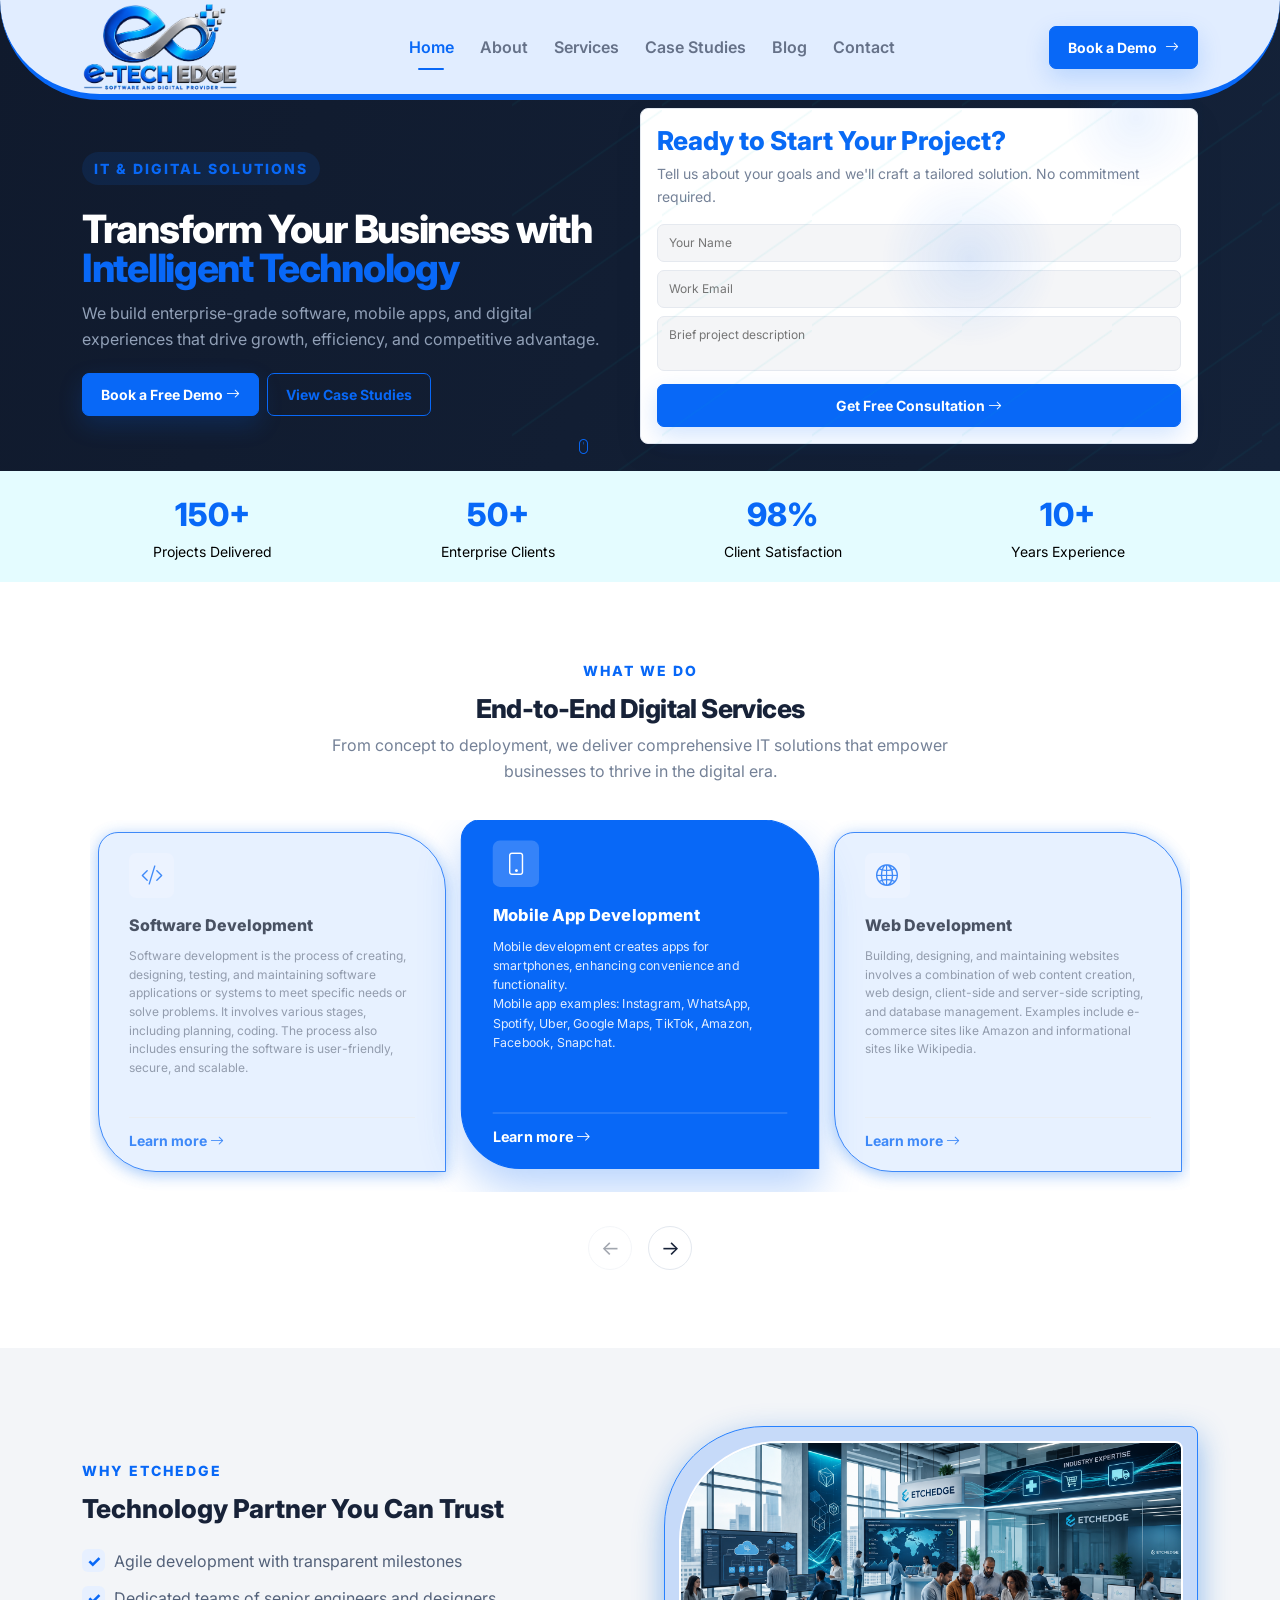
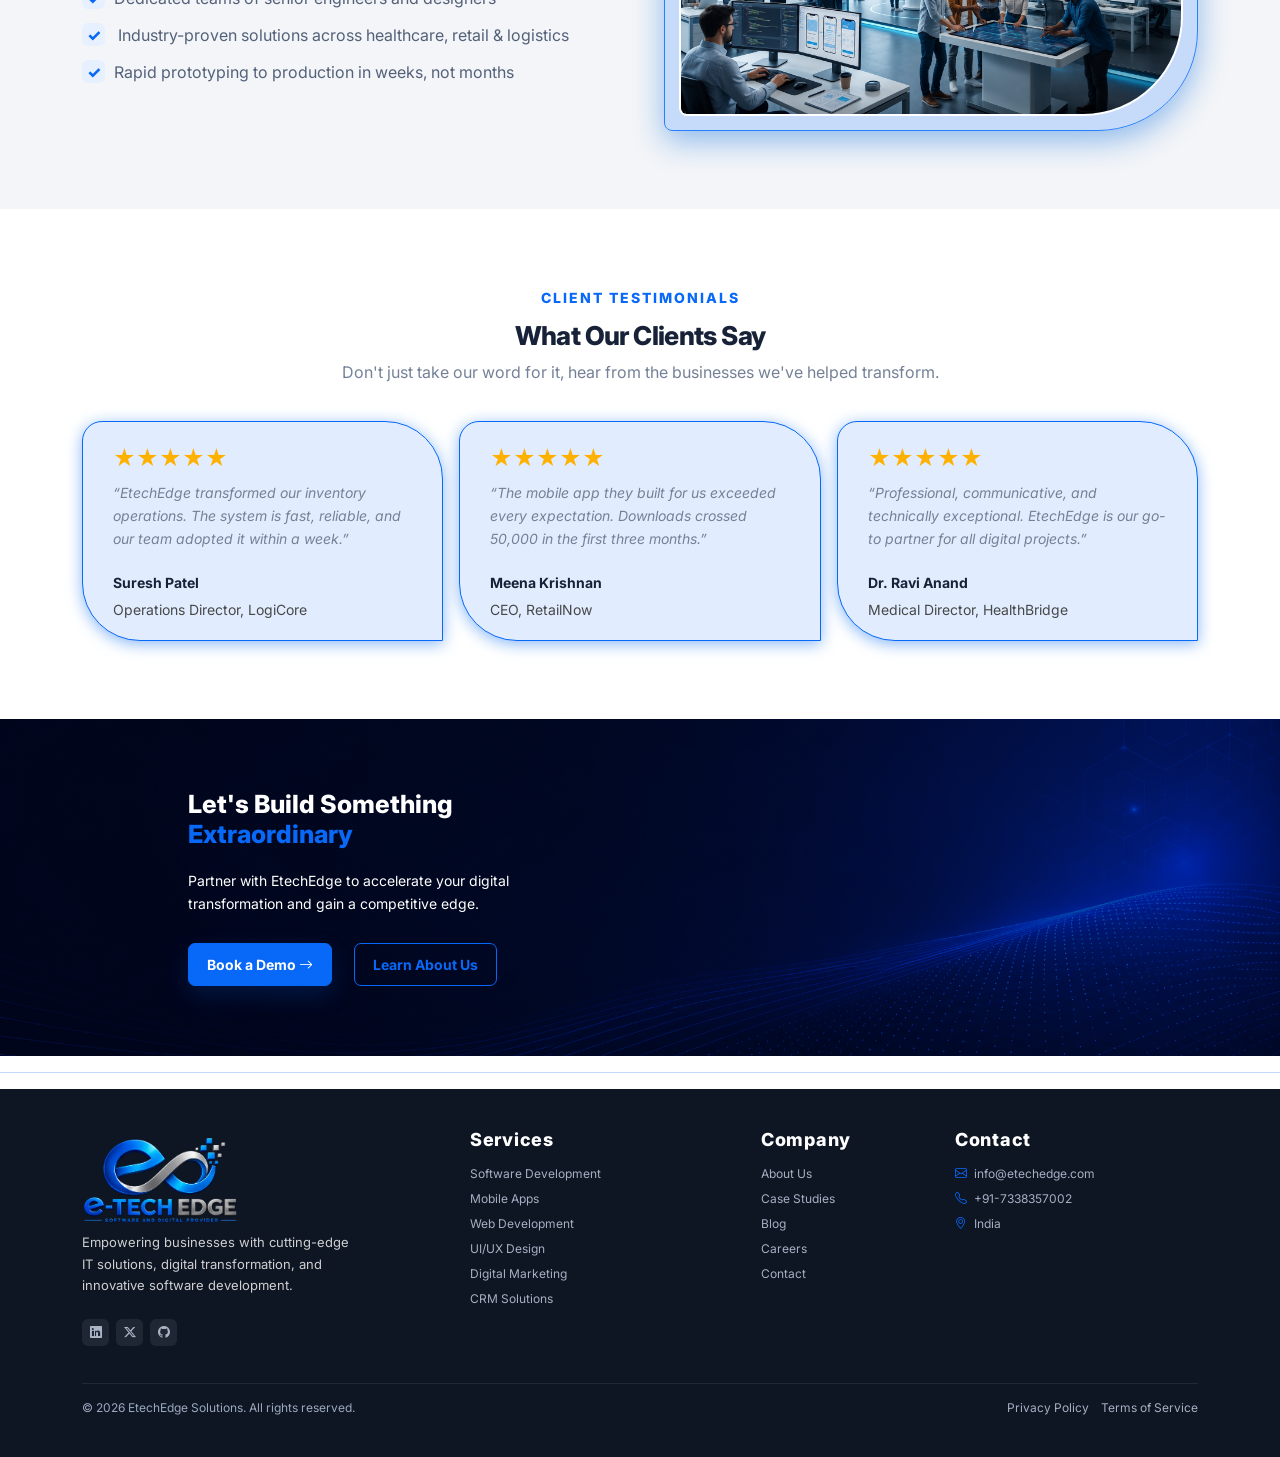
<file: index.html>
<!doctype html>
<html lang="en">
  <head>
    <meta charset="utf-8" />
    <meta name="viewport" content="width=device-width, initial-scale=1" />
    <meta
      name="description"
      content="EtechEdge Solutions - IT & Digital Solutions"
    />
    <title>Home | EtechEdge</title>
    <link
      href="https://cdn.jsdelivr.net/npm/bootstrap@5.3.3/dist/css/bootstrap.min.css"
      rel="stylesheet"
    />
    <link
      href="https://cdn.jsdelivr.net/npm/bootstrap-icons@1.11.3/font/bootstrap-icons.css"
      rel="stylesheet"
    />
    <link
      href="https://fonts.googleapis.com/css2?family=Inter:wght@400;500;600;700;800&display=swap"
      rel="stylesheet"
    />
    <link rel="stylesheet" href="style.css" />
  </head>
  <body>
    <nav class="navbar navbar-expand-lg fixed-top" id="mainNav">
      <div class="container">
        <a class="navbar-brand" href="index.html"
          ><img
            src="assets/comp-logo.png"
            alt="comp-logo"
            class="img-logo img-fluid"
        /></a>
        <button
          class="navbar-toggler"
          type="button"
          data-bs-toggle="collapse"
          data-bs-target="#navMenu"
        >
          <i class="bi bi-list"></i>
        </button>
        <div class="collapse navbar-collapse" id="navMenu">
          <ul class="navbar-nav mx-auto align-items-lg-center">
            <li>
              <a class="nav-link" data-page="home" href="index.html">Home</a>
            </li>
            <li>
              <a class="nav-link" data-page="about" href="about.html">About</a>
            </li>
            <li>
              <a class="nav-link" data-page="services" href="services.html"
                >Services</a
              >
            </li>
            <li>
              <a
                class="nav-link"
                data-page="case-studies"
                href="case-studies.html"
                >Case Studies</a
              >
            </li>
            <li>
              <a class="nav-link" data-page="blog" href="blog.html">Blog</a>
            </li>
            <li>
              <a class="nav-link" data-page="contact" href="contact.html"
                >Contact</a
              >
            </li>
          </ul>
          <a
            class="btn btn-primary-custom d-none d-lg-inline-flex"
            href="contact.html"
            >Book a Demo <i class="bi bi-arrow-right ms-2"></i
          ></a>
        </div>
      </div>
    </nav>

    <section class="home-hero">
      <div class="hero-network"></div>
      <div
        class="container d-flex flex-column flex-lg-row align-items-center justify-content-between"
      >
        <div class="hero-copy reveal">
          <span class="eyebrow pill">IT & DIGITAL SOLUTIONS</span>
          <h1>
            Transform Your Business with<br /><span
              >Intelligent Technology</span
            >
          </h1>
          <p>
            We build enterprise-grade software, mobile apps, and digital<br
              class="d-none d-md-block"
            />
            experiences that drive growth, efficiency, and competitive
            advantage.
          </p>
          <div class="hero-actions">
            <a href="contact.html" class="btn btn-primary-custom"
              >Book a Free Demo <i class="bi bi-arrow-right"></i></a
            ><a href="case-studies.html" class="btn btn-outline-custom"
              >View Case Studies</a
            >
          </div>
        </div>
        <div class="scroll-dot"><i class="bi bi-mouse"></i></div>
        <div class="col-lg-6">
          <div class="consult-card">
            <h3>Ready to Start Your Project?</h3>
            <p>
              Tell us about your goals and we'll craft a tailored solution. No
              commitment required.
            </p>
            <form class="quick-form">
              <input required placeholder="Your Name" /><input
                required
                type="email"
                placeholder="Work Email"
              /><textarea
                required
                placeholder="Brief project description"
              ></textarea
              ><button class="btn btn-primary-custom w-100">
                Get Free Consultation <i class="bi bi-arrow-right"></i>
              </button>
            </form>
          </div>
        </div>
      </div>
    </section>
    <section class="stats-strip">
      <div class="container">
        <div class="row text-center">
          <div class="col-6 col-lg-3">
            <strong data-count="150">0+</strong><span>Projects Delivered</span>
          </div>
          <div class="col-6 col-lg-3">
            <strong data-count="50">0+</strong><span>Enterprise Clients</span>
          </div>
          <div class="col-6 col-lg-3">
            <strong data-count="98">0%</strong><span>Client Satisfaction</span>
          </div>
          <div class="col-6 col-lg-3">
            <strong data-count="10">0+</strong><span>Years Experience</span>
          </div>
        </div>
      </div>
    </section>
    <section class="section services-preview">
      <div class="container">
        <div class="section-title text-center">
          <span class="section-label">WHAT WE DO</span>
          <h2>End-to-End Digital Services</h2>
          <p>
            From concept to deployment, we deliver comprehensive IT solutions
            that empower<br class="d-none d-md-block" />
            businesses to thrive in the digital era.
          </p>
        </div>

        <div class="services-carousel-wrapper">
          <div class="services-carousel-viewport">
            <div class="services-carousel-track" id="servicesTrack">
              <!-- Card 1 -->
              <div class="service-card">
                <div class="srv-box">
                  <div class="icon-box"><i class="bi bi-code-slash"></i></div>
                  <h3>Software Development</h3>
                  <p>
                    Software development is the process of creating, designing,
                    testing, and maintaining software applications or systems to
                    meet specific needs or solve problems. It involves various
                    stages, including planning, coding. The process also
                    includes ensuring the software is user-friendly, secure, and
                    scalable.
                  </p>
                </div>
                <a href="services.html"
                  >Learn more <i class="bi bi-arrow-right"></i
                ></a>
              </div>

              <!-- Card 2 -->
              <div class="service-card">
                <div class="srv-box">
                  <div class="icon-box"><i class="bi bi-phone"></i></div>
                  <h3>Mobile App Development</h3>
                  <p>
                    Mobile development creates apps for smartphones, enhancing
                    convenience and functionality.<br />
                    Mobile app examples: Instagram, WhatsApp, Spotify, Uber,
                    Google Maps, TikTok, Amazon, Facebook, Snapchat.
                  </p>
                </div>
                <a href="services.html"
                  >Learn more <i class="bi bi-arrow-right"></i
                ></a>
              </div>

              <!-- Card 3 -->
              <div class="service-card">
                <div class="srv-box">
                  <div class="icon-box"><i class="bi bi-globe2"></i></div>
                  <h3>Web Development</h3>
                  <p>
                    Building, designing, and maintaining websites involves a
                    combination of web content creation, web design, client-side
                    and server-side scripting, and database management. Examples
                    include e-commerce sites like Amazon and informational sites
                    like Wikipedia.
                  </p>
                </div>
                <a href="services.html"
                  >Learn more <i class="bi bi-arrow-right"></i
                ></a>
              </div>

              <!-- Card 4 -->
              <div class="service-card">
                <div class="srv-box">
                  <div class="icon-box"><i class="bi bi-people"></i></div>
                  <h3>CRM Software Development</h3>
                  <p>
                    It is the tool or technique that helps companies make a
                    healthy relationship with their customers by organizing the
                    data and streamlining interactions across every touchpoint.
                  </p>
                </div>
                <a href="services.html"
                  >Learn more <i class="bi bi-arrow-right"></i
                ></a>
              </div>

              <!-- Card 5 -->
              <div class="service-card">
                <div class="srv-box">
                  <div class="icon-box"><i class="bi bi-palette"></i></div>
                  <h3>UI / UX Designing</h3>
                  <p>
                    It increases the user experience and customer satisfaction,
                    which ultimately increases the number of customers,
                    resulting in the growth of the business through thoughtful,
                    user-centered design.
                  </p>
                </div>
                <a href="services.html"
                  >Learn more <i class="bi bi-arrow-right"></i
                ></a>
              </div>

              <!-- Card 6 -->
              <div class="service-card">
                <div class="srv-box">
                  <div class="icon-box"><i class="bi bi-megaphone"></i></div>
                  <h3>Digital Marketing</h3>
                  <p>
                    It is a strategy that uses multiple channels to attract,
                    engage and convert customers online — from SEO and social
                    media to content marketing and paid campaigns.
                  </p>
                </div>
                <a href="services.html"
                  >Learn more <i class="bi bi-arrow-right"></i
                ></a>
              </div>
            </div>
          </div>

          <div class="carousel-arrows">
            <button type="button" id="servicesPrev" aria-label="Previous">
              ←
            </button>
            <button type="button" id="servicesNext" aria-label="Next">→</button>
          </div>
        </div>
      </div>
    </section>
    <section class="section trust-section">
      <div class="container">
        <div class="row align-items-center g-5">
          <div class="col-lg-6">
            <span class="section-label">WHY ETCHEDGE</span>
            <h2>Technology Partner You Can Trust</h2>
            <ul class="check-list">
              <li>Agile development with transparent milestones</li>
              <li>Dedicated teams of senior engineers and designers</li>
              <li>
                Industry-proven solutions across healthcare, retail & logistics
              </li>
              <li>Rapid prototyping to production in weeks, not months</li>
            </ul>
          </div>
          <div class="col-lg-6">
            <div class="image-card">
              <img
                src="assets/whyEtechedge.png"
                alt="trust-illustration"
                class="img-fluid crdimg"
              />
            </div>
          </div>
        </div>
      </div>
    </section>
    <section class="section testimonials">
      <div class="container">
        <div class="section-title text-center">
          <span class="section-label">CLIENT TESTIMONIALS</span>
          <h2>What Our Clients Say</h2>
          <p>
            Don't just take our word for it, hear from the businesses we've
            helped transform.
          </p>
        </div>
        <div class="row g-3">
          <div class="col-md-4">
            <div class="testimonial-card">
              <b>★★★★★</b>
              <p>
                “EtechEdge transformed our inventory operations. The system is
                fast, reliable, and our team adopted it within a week.”
              </p>
              <strong>Suresh Patel</strong
              ><small>Operations Director, LogiCore</small>
            </div>
          </div>
          <div class="col-md-4">
            <div class="testimonial-card">
              <b>★★★★★</b>
              <p>
                “The mobile app they built for us exceeded every expectation.
                Downloads crossed 50,000 in the first three months.”
              </p>
              <strong>Meena Krishnan</strong><small>CEO, RetailNow</small>
            </div>
          </div>
          <div class="col-md-4">
            <div class="testimonial-card">
              <b>★★★★★</b>
              <p>
                “Professional, communicative, and technically exceptional.
                EtechEdge is our go-to partner for all digital projects.”
              </p>
              <strong>Dr. Ravi Anand</strong
              ><small>Medical Director, HealthBridge</small>
            </div>
          </div>
        </div>
      </div>
    </section>
    <!-- cta section -->
    <section class="cta-sec">
      <div class="int-div">
        <h2>
          Let's Build Something <br /><span style="color: #0868f7"
            >Extraordinary</span
          >
        </h2>
        <p>
          Partner with EtechEdge to accelerate your digital transformation and
          gain a competitive edge.
        </p>
        <div class="btn-div">
          <a href="contact.html" class="btn btn-primary-custom"
            >Book a Demo <i class="bi bi-arrow-right"></i></a
          ><a href="about.html" class="btn btn-outline-custom"
            >Learn About Us</a
          >
        </div>
      </div>
    </section>
<hr style="color: #0868f7;" />
    <footer class="footer">
      <div class="container">
        <div class="row g-5">
          <div class="col-lg-4">
            <a class="footer-brand" href="index.html"
              ><img
                src="assets/comp-logo.png"
                alt="comp-logo"
                class="img-logo img-fluid"
            /></a>
            <p>
              Empowering businesses with cutting-edge IT solutions, digital
              transformation, and innovative software development.
            </p>
            <div class="socials">
              <a href="#"><i class="bi bi-linkedin"></i></a>
              <a href="#"><i class="bi bi-twitter-x"></i></a>
              <a href="#"><i class="bi bi-github"></i></a>
            </div>
          </div>
          <div class="col-6 col-lg-3">
            <h4>Services</h4>
            <a href="services.html">Software Development</a
            ><a href="services.html">Mobile Apps</a>
            <a href="services.html">Web Development</a
            ><a href="services.html">UI/UX Design</a>
            <a href="services.html">Digital Marketing</a
            ><a href="services.html">CRM Solutions</a>
          </div>
          <div class="col-6 col-lg-2">
            <h4>Company</h4>
            <a href="about.html">About Us</a
            ><a href="case-studies.html">Case Studies</a>
            <a href="blog.html">Blog</a><a href="#">Careers</a
            ><a href="contact.html">Contact</a>
          </div>
          <div class="col-lg-3">
            <h4>Contact</h4>
            <a href="mailto:info@etechedge.com"
              ><i class="bi bi-envelope"></i> info@etechedge.com</a
            >
            <a href="tel:+917338357002"
              ><i class="bi bi-telephone"></i> +91-7338357002</a
            >
            <a href="#"><i class="bi bi-geo-alt"></i> India</a>
          </div>
        </div>
        <div class="footer-bottom">
          <span>© 2026 EtechEdge Solutions. All rights reserved.</span>
          <span
            ><a href="#">Privacy Policy</a> &nbsp;&nbsp;
            <a href="#">Terms of Service</a></span
          >
        </div>
      </div>
    </footer>

    <button id="backTop" class="back-top" aria-label="Back to top">
      <i class="bi bi-arrow-up"></i>
    </button>
    <script src="https://cdn.jsdelivr.net/npm/bootstrap@5.3.3/dist/js/bootstrap.bundle.min.js"></script>
    <script src="script.js"></script>
  </body>
</html>
</file>
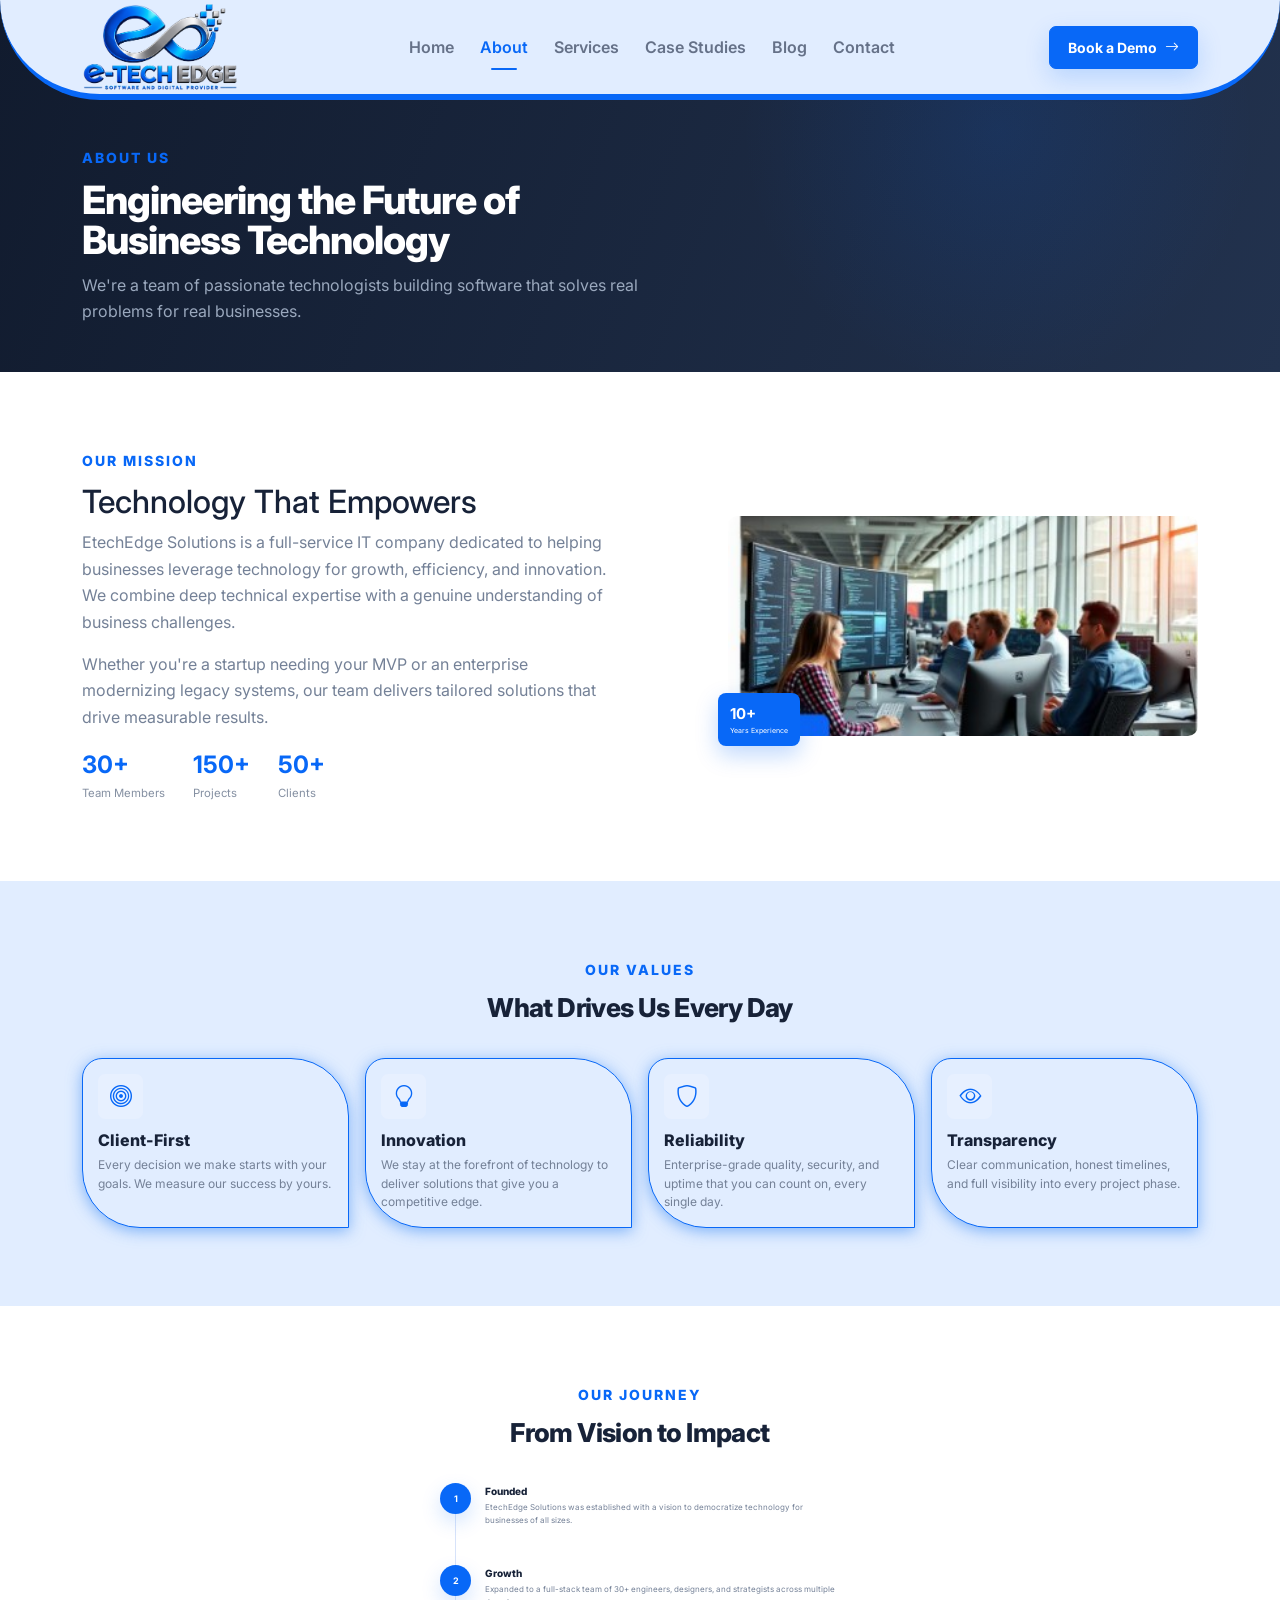
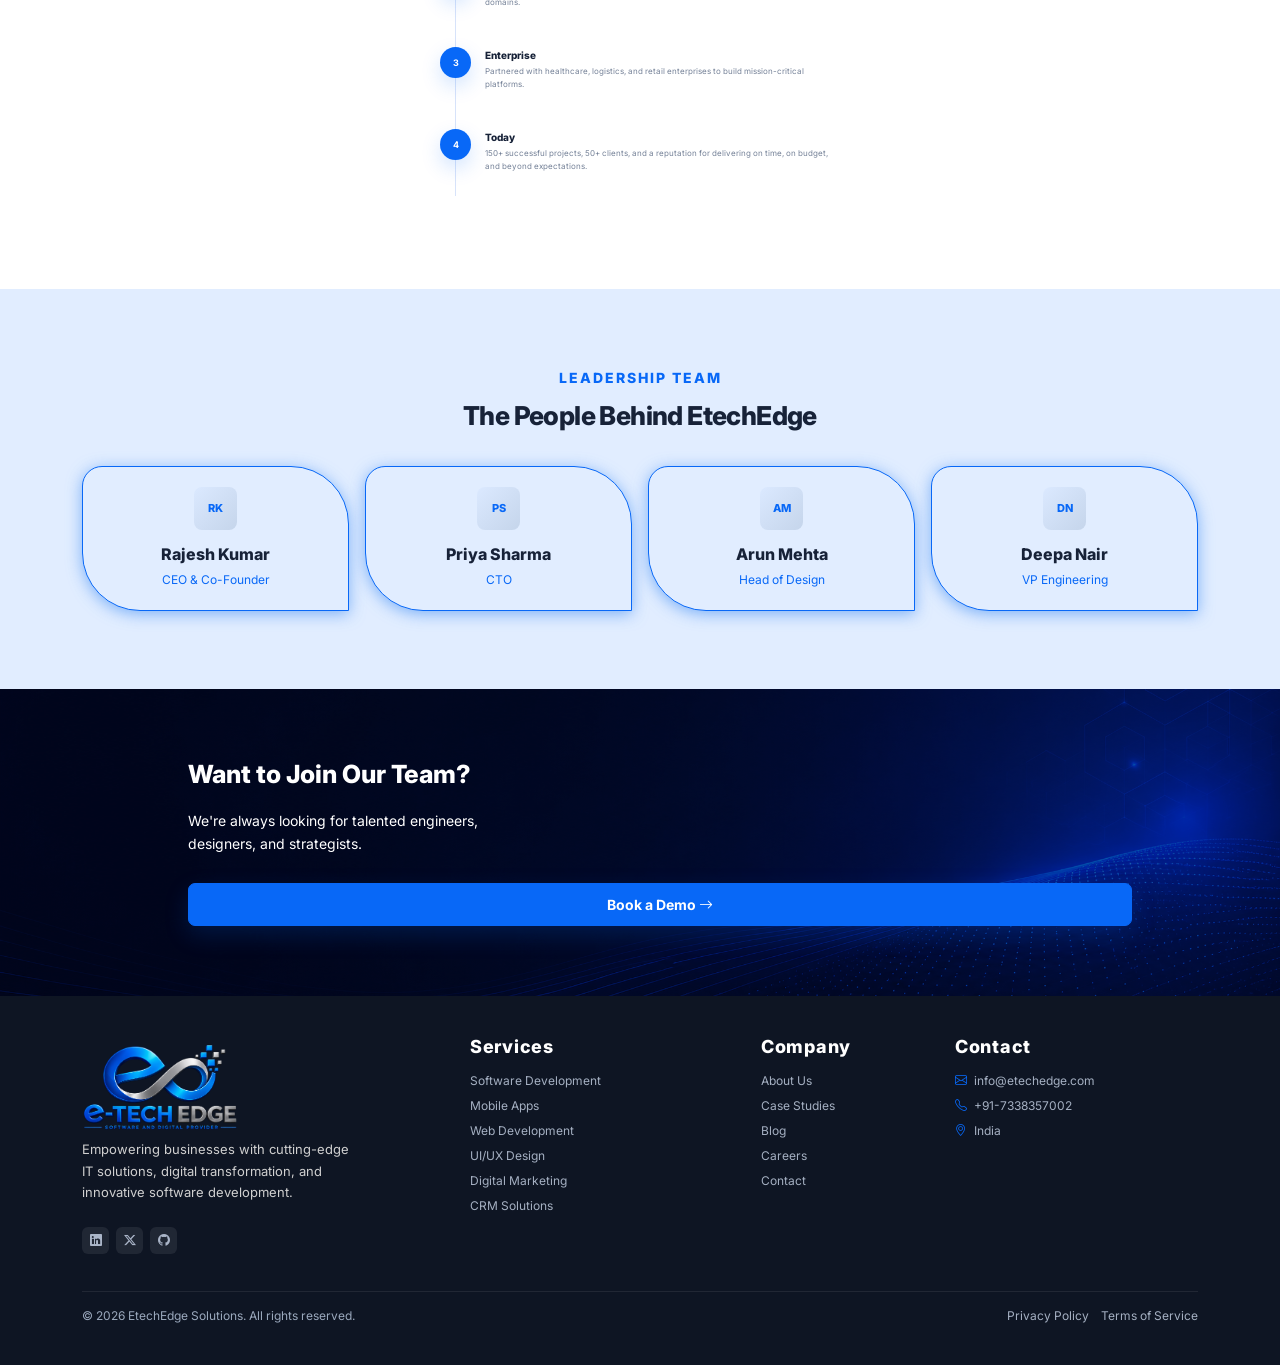
<file: about.html>
<!doctype html>
<html lang="en">
  <head>
    <meta charset="utf-8" />
    <meta name="viewport" content="width=device-width, initial-scale=1" />
    <meta
      name="description"
      content="EtechEdge Solutions - IT & Digital Solutions"
    />
    <title>About Us | EtechEdge</title>
    <link
      href="https://cdn.jsdelivr.net/npm/bootstrap@5.3.3/dist/css/bootstrap.min.css"
      rel="stylesheet"
    />
    <link
      href="https://cdn.jsdelivr.net/npm/bootstrap-icons@1.11.3/font/bootstrap-icons.css"
      rel="stylesheet"
    />
    <link
      href="https://fonts.googleapis.com/css2?family=Inter:wght@400;500;600;700;800&display=swap"
      rel="stylesheet"
    />
    <link rel="stylesheet" href="style.css" />
  </head>
  <body>
    <nav class="navbar navbar-expand-lg fixed-top" id="mainNav">
      <div class="container">
        <a class="navbar-brand" href="index.html"
          ><img
            src="assets/comp-logo.png"
            alt="comp-logo"
            class="img-logo img-fluid"
        /></a>
        <button
          class="navbar-toggler"
          type="button"
          data-bs-toggle="collapse"
          data-bs-target="#navMenu"
        >
          <i class="bi bi-list"></i>
        </button>
        <div class="collapse navbar-collapse" id="navMenu">
          <ul class="navbar-nav mx-auto align-items-lg-center">
            <li>
              <a class="nav-link" data-page="home" href="index.html">Home</a>
            </li>
            <li>
              <a class="nav-link" data-page="about" href="about.html">About</a>
            </li>
            <li>
              <a class="nav-link" data-page="services" href="services.html"
                >Services</a
              >
            </li>
            <li>
              <a
                class="nav-link"
                data-page="case-studies"
                href="case-studies.html"
                >Case Studies</a
              >
            </li>
            <li>
              <a class="nav-link" data-page="blog" href="blog.html">Blog</a>
            </li>
            <li>
              <a class="nav-link" data-page="contact" href="contact.html"
                >Contact</a
              >
            </li>
          </ul>
          <a
            class="btn btn-primary-custom d-none d-lg-inline-flex"
            href="contact.html"
            >Book a Demo <i class="bi bi-arrow-right ms-2"></i
          ></a>
        </div>
      </div>
    </nav>

    <section class="inner-hero">
      <div class="container">
        <span class="eyebrow">ABOUT US</span>
        <h1>Engineering the Future of<br />Business Technology</h1>
        <p>
          We're a team of passionate technologists building software that solves
          real<br class="d-none d-md-block" />
          problems for real businesses.
        </p>
      </div>
    </section>
    <section class="section">
      <div class="container">
        <div class="row align-items-center g-5">
          <div class="col-lg-6">
            <span class="section-label">OUR MISSION</span>
            <h2>Technology That Empowers</h2>
            <p class="body-copy">
              EtechEdge Solutions is a full-service IT company dedicated to
              helping businesses leverage technology for growth, efficiency, and
              innovation. We combine deep technical expertise with a genuine
              understanding of business challenges.
            </p>
            <p class="body-copy">
              Whether you're a startup needing your MVP or an enterprise
              modernizing legacy systems, our team delivers tailored solutions
              that drive measurable results.
            </p>
            <div class="mini-stats">
              <div><b>30+</b><small>Team Members</small></div>
              <div><b>150+</b><small>Projects</small></div>
              <div><b>50+</b><small>Clients</small></div>
            </div>
          </div>
          <div class="col-lg-6">
            <div class="about-image">
              <img src="assets/about-office.jpg" alt="Technology team" /><span
                ><b>10+</b><small>Years Experience</small></span
              >
            </div>
          </div>
        </div>
      </div>
    </section>
    <section class="section light-section">
      <div class="container">
        <div class="section-title text-center">
          <span class="section-label">OUR VALUES</span>
          <h2>What Drives Us Every Day</h2>
        </div>
        <div class="row g-3">
          <div class="col-sm-6 col-lg-3">
            <div class="value-card">
              <div class="icon-box"><i class="bi bi-bullseye"></i></div>
              <h3>Client-First</h3>
              <p>
                Every decision we make starts with your goals. We measure our
                success by yours.
              </p>
            </div>
          </div>
          <div class="col-sm-6 col-lg-3">
            <div class="value-card">
              <div class="icon-box"><i class="bi bi-lightbulb"></i></div>
              <h3>Innovation</h3>
              <p>
                We stay at the forefront of technology to deliver solutions that
                give you a competitive edge.
              </p>
            </div>
          </div>
          <div class="col-sm-6 col-lg-3">
            <div class="value-card">
              <div class="icon-box"><i class="bi bi-shield"></i></div>
              <h3>Reliability</h3>
              <p>
                Enterprise-grade quality, security, and uptime that you can
                count on, every single day.
              </p>
            </div>
          </div>
          <div class="col-sm-6 col-lg-3">
            <div class="value-card">
              <div class="icon-box"><i class="bi bi-eye"></i></div>
              <h3>Transparency</h3>
              <p>
                Clear communication, honest timelines, and full visibility into
                every project phase.
              </p>
            </div>
          </div>
        </div>
      </div>
    </section>
    <section class="section">
      <div class="container">
        <div class="section-title text-center">
          <span class="section-label">OUR JOURNEY</span>
          <h2>From Vision to Impact</h2>
        </div>
        <div class="timeline">
          <div class="timeline-item">
            <b>1</b>
            <div>
              <h3>Founded</h3>
              <p>
                EtechEdge Solutions was established with a vision to democratize
                technology for businesses of all sizes.
              </p>
            </div>
          </div>
          <div class="timeline-item">
            <b>2</b>
            <div>
              <h3>Growth</h3>
              <p>
                Expanded to a full-stack team of 30+ engineers, designers, and
                strategists across multiple domains.
              </p>
            </div>
          </div>
          <div class="timeline-item">
            <b>3</b>
            <div>
              <h3>Enterprise</h3>
              <p>
                Partnered with healthcare, logistics, and retail enterprises to
                build mission-critical platforms.
              </p>
            </div>
          </div>
          <div class="timeline-item">
            <b>4</b>
            <div>
              <h3>Today</h3>
              <p>
                150+ successful projects, 50+ clients, and a reputation for
                delivering on time, on budget, and beyond expectations.
              </p>
            </div>
          </div>
        </div>
      </div>
    </section>
    <section class="section light-section">
      <div class="container">
        <div class="section-title text-center">
          <span class="section-label">LEADERSHIP TEAM</span>
          <h2>The People Behind EtechEdge</h2>
        </div>
        <div class="row g-3">
          <div class="col-sm-6 col-lg-3">
            <div class="leader-card">
              <span>RK</span>
              <h3>Rajesh Kumar</h3>
              <p>CEO & Co-Founder</p>
            </div>
          </div>
          <div class="col-sm-6 col-lg-3">
            <div class="leader-card">
              <span>PS</span>
              <h3>Priya Sharma</h3>
              <p>CTO</p>
            </div>
          </div>
          <div class="col-sm-6 col-lg-3">
            <div class="leader-card">
              <span>AM</span>
              <h3>Arun Mehta</h3>
              <p>Head of Design</p>
            </div>
          </div>
          <div class="col-sm-6 col-lg-3">
            <div class="leader-card">
              <span>DN</span>
              <h3>Deepa Nair</h3>
              <p>VP Engineering</p>
            </div>
          </div>
        </div>
      </div>
    </section>
    
    <!-- cta section -->
    <section class="cta-sec">
      <div class="int-div">
        <h2>Want to Join Our Team?</h2>
        <p>
          We're always looking for talented engineers, designers, and
          strategists.
        </p>
        <a href="contact.html" class="btn btn-primary-custom"
          >Book a Demo <i class="bi bi-arrow-right"></i
        ></a>
      </div>
    </section>

    <footer class="footer">
      <div class="container">
        <div class="row g-5">
          <div class="col-lg-4">
            <a class="footer-brand" href="index.html"
              ><img
                src="assets/comp-logo.png"
                alt="comp-logo"
                class="img-logo img-fluid"
            /></a>
            <p>
              Empowering businesses with cutting-edge IT solutions, digital
              transformation, and innovative software development.
            </p>
            <div class="socials">
              <a href="#"><i class="bi bi-linkedin"></i></a>
              <a href="#"><i class="bi bi-twitter-x"></i></a>
              <a href="#"><i class="bi bi-github"></i></a>
            </div>
          </div>
          <div class="col-6 col-lg-3">
            <h4>Services</h4>
            <a href="services.html">Software Development</a
            ><a href="services.html">Mobile Apps</a>
            <a href="services.html">Web Development</a
            ><a href="services.html">UI/UX Design</a>
            <a href="services.html">Digital Marketing</a
            ><a href="services.html">CRM Solutions</a>
          </div>
          <div class="col-6 col-lg-2">
            <h4>Company</h4>
            <a href="about.html">About Us</a
            ><a href="case-studies.html">Case Studies</a>
            <a href="blog.html">Blog</a><a href="#">Careers</a
            ><a href="contact.html">Contact</a>
          </div>
          <div class="col-lg-3">
            <h4>Contact</h4>
            <a href="mailto:info@etechedge.com"
              ><i class="bi bi-envelope"></i> info@etechedge.com</a
            >
            <a href="tel:+917338357002"
              ><i class="bi bi-telephone"></i> +91-7338357002</a
            >
            <a href="#"><i class="bi bi-geo-alt"></i> India</a>
          </div>
        </div>
        <div class="footer-bottom">
          <span>© 2026 EtechEdge Solutions. All rights reserved.</span>
          <span
            ><a href="#">Privacy Policy</a> &nbsp;&nbsp;
            <a href="#">Terms of Service</a></span
          >
        </div>
      </div>
    </footer>

    <button id="backTop" class="back-top" aria-label="Back to top">
      <i class="bi bi-arrow-up"></i>
    </button>
    <script src="https://cdn.jsdelivr.net/npm/bootstrap@5.3.3/dist/js/bootstrap.bundle.min.js"></script>
    <script src="script.js"></script>
  </body>
</html>
</file>
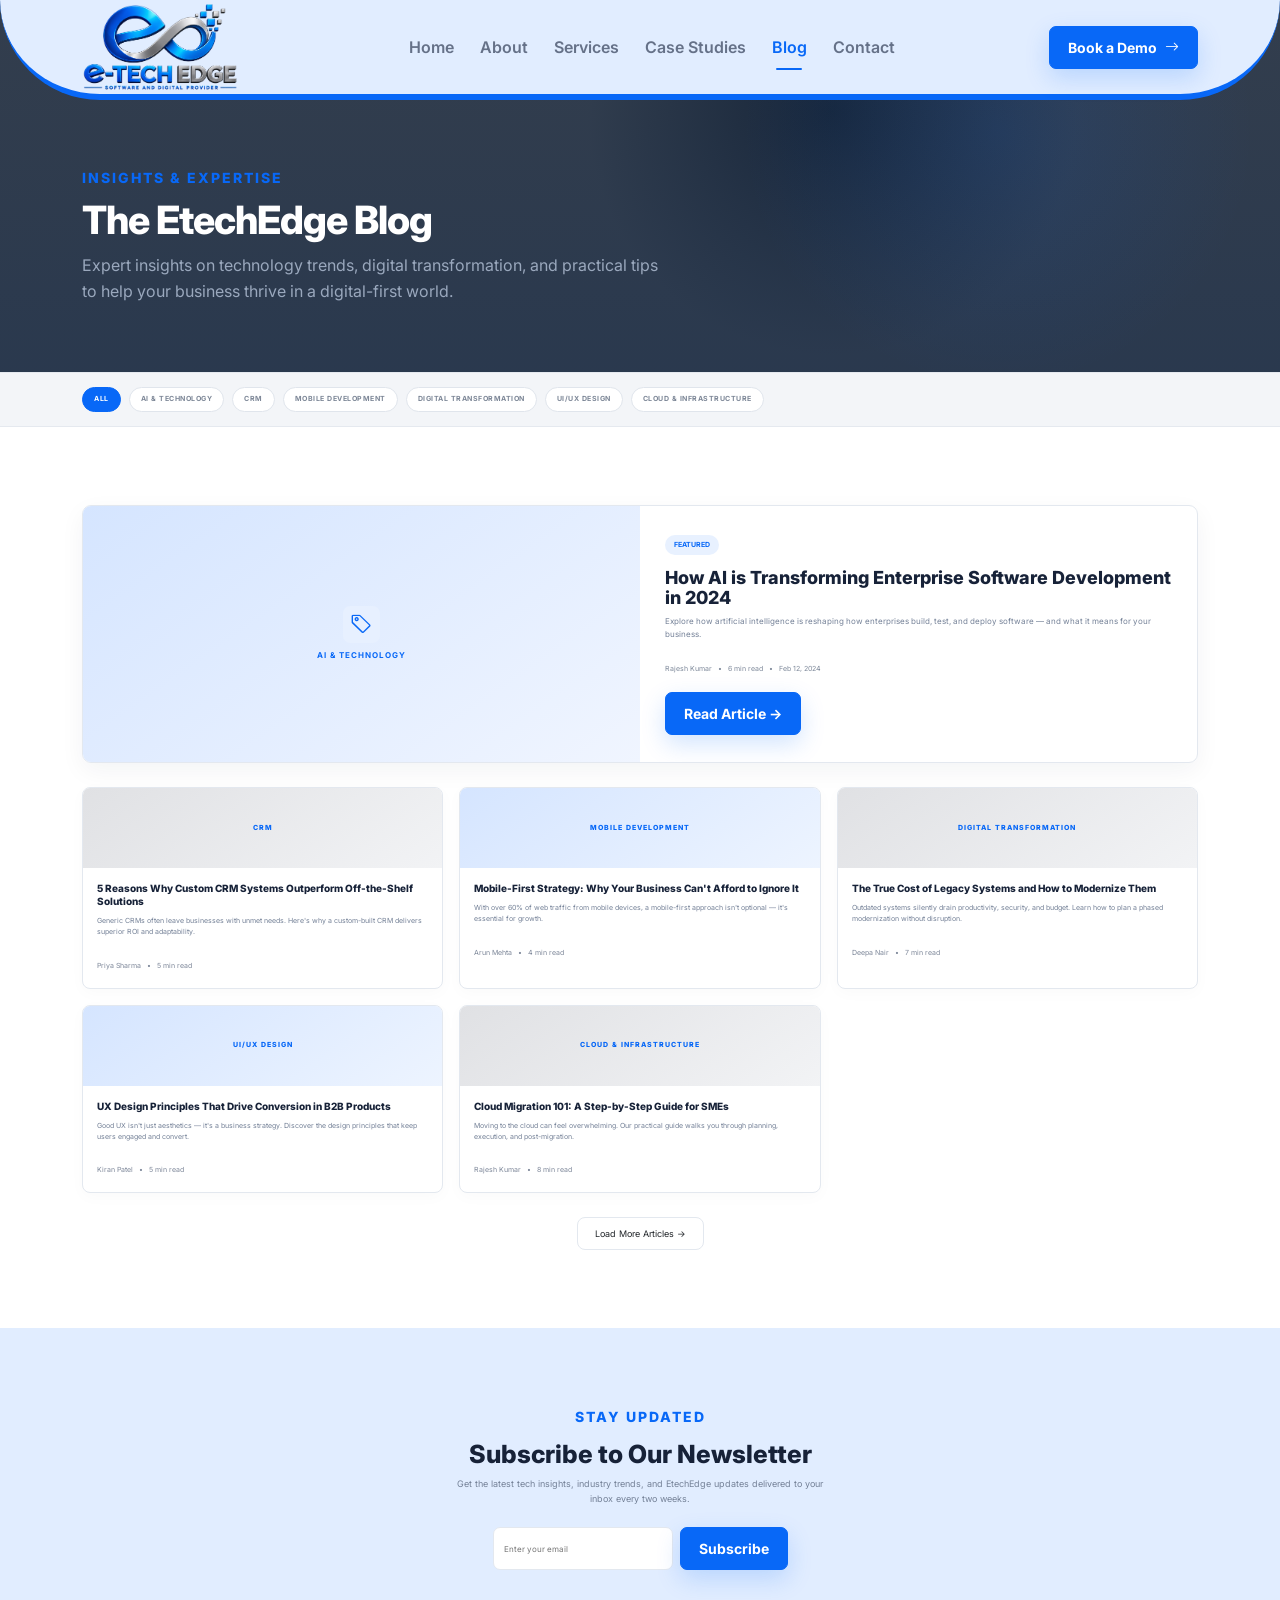
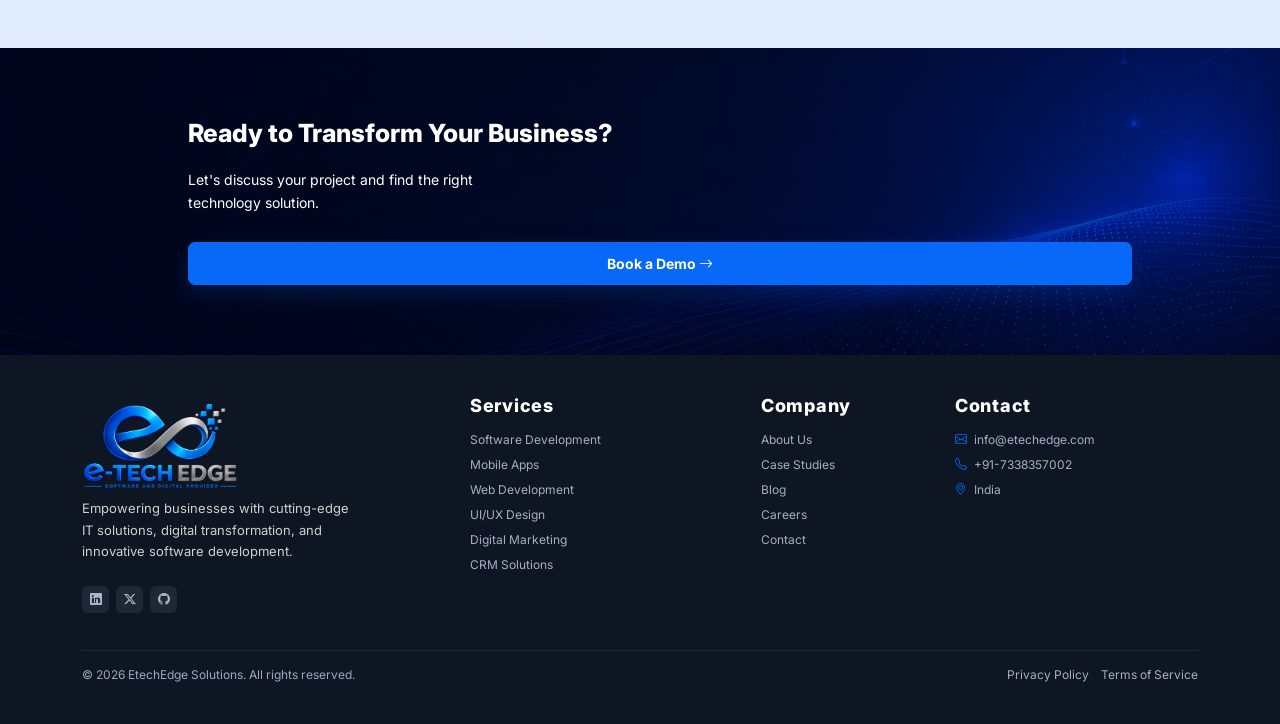
<file: blog.html>
<!doctype html>
<html lang="en">
  <head>
    <meta charset="utf-8" />
    <meta name="viewport" content="width=device-width, initial-scale=1" />
    <meta
      name="description"
      content="EtechEdge Solutions - IT & Digital Solutions"
    />
    <title>Blog | EtechEdge</title>
    <link
      href="https://cdn.jsdelivr.net/npm/bootstrap@5.3.3/dist/css/bootstrap.min.css"
      rel="stylesheet"
    />
    <link
      href="https://cdn.jsdelivr.net/npm/bootstrap-icons@1.11.3/font/bootstrap-icons.css"
      rel="stylesheet"
    />
    <link
      href="https://fonts.googleapis.com/css2?family=Inter:wght@400;500;600;700;800&display=swap"
      rel="stylesheet"
    />
    <link rel="stylesheet" href="style.css" />
  </head>
  <body>
    <nav class="navbar navbar-expand-lg fixed-top" id="mainNav">
      <div class="container">
        <a class="navbar-brand" href="index.html"
          ><img
            src="assets/comp-logo.png"
            alt="comp-logo"
            class="img-logo img-fluid"
        /></a>
        <button
          class="navbar-toggler"
          type="button"
          data-bs-toggle="collapse"
          data-bs-target="#navMenu"
        >
          <i class="bi bi-list"></i>
        </button>
        <div class="collapse navbar-collapse" id="navMenu">
          <ul class="navbar-nav mx-auto align-items-lg-center">
            <li>
              <a class="nav-link" data-page="home" href="index.html">Home</a>
            </li>
            <li>
              <a class="nav-link" data-page="about" href="about.html">About</a>
            </li>
            <li>
              <a class="nav-link" data-page="services" href="services.html"
                >Services</a
              >
            </li>
            <li>
              <a
                class="nav-link"
                data-page="case-studies"
                href="case-studies.html"
                >Case Studies</a
              >
            </li>
            <li>
              <a class="nav-link" data-page="blog" href="blog.html">Blog</a>
            </li>
            <li>
              <a class="nav-link" data-page="contact" href="contact.html"
                >Contact</a
              >
            </li>
          </ul>
          <a
            class="btn btn-primary-custom d-none d-lg-inline-flex"
            href="contact.html"
            >Book a Demo <i class="bi bi-arrow-right ms-2"></i
          ></a>
        </div>
      </div>
    </nav>

    <section class="inner-hero blog-hero">
      <div class="container">
        <span class="eyebrow">INSIGHTS & EXPERTISE</span>
        <h1>The EtechEdge Blog</h1>
        <p>
          Expert insights on technology trends, digital transformation, and
          practical tips<br class="d-none d-md-block" />
          to help your business thrive in a digital-first world.
        </p>
      </div>
    </section>
    <div class="filter-strip blog-filters">
      <div class="container">
        <button class="active">ALL</button><button>AI & TECHNOLOGY</button
        ><button>CRM</button><button>MOBILE DEVELOPMENT</button
        ><button>DIGITAL TRANSFORMATION</button><button>UI/UX DESIGN</button
        ><button>CLOUD & INFRASTRUCTURE</button>
      </div>
    </div>
    <section class="section blog-section">
      <div class="container">
        <article class="featured-blog">
          <div class="featured-art">
            <div class="icon-box"><i class="bi bi-tag"></i></div>
            <span>AI & TECHNOLOGY</span>
          </div>
          <div class="featured-copy">
            <label>FEATURED</label>
            <h2>
              How AI is Transforming Enterprise Software Development in 2024
            </h2>
            <p>
              Explore how artificial intelligence is reshaping how enterprises
              build, test, and deploy software — and what it means for your
              business.
            </p>
            <small
              >Rajesh Kumar &nbsp; • &nbsp; 6 min read &nbsp; • &nbsp; Feb 12,
              2024</small
            ><br /><a href="#" class="btn btn-primary-custom mt-3"
              >Read Article →</a
            >
          </div>
        </article>
        <div class="row g-3 mt-2">
          <div class="col-md-4">
            <article class="post-card">
              <div class="post-art">CRM</div>
              <div class="post-body">
                <h3>
                  5 Reasons Why Custom CRM Systems Outperform Off-the-Shelf
                  Solutions
                </h3>
                <p>
                  Generic CRMs often leave businesses with unmet needs. Here's
                  why a custom-built CRM delivers superior ROI and adaptability.
                </p>
                <small>Priya Sharma &nbsp; • &nbsp; 5 min read</small>
              </div>
            </article>
          </div>
          <div class="col-md-4">
            <article class="post-card">
              <div class="post-art blue-art">MOBILE DEVELOPMENT</div>
              <div class="post-body">
                <h3>
                  Mobile-First Strategy: Why Your Business Can't Afford to
                  Ignore It
                </h3>
                <p>
                  With over 60% of web traffic from mobile devices, a
                  mobile-first approach isn't optional — it's essential for
                  growth.
                </p>
                <small>Arun Mehta &nbsp; • &nbsp; 4 min read</small>
              </div>
            </article>
          </div>
          <div class="col-md-4">
            <article class="post-card">
              <div class="post-art">DIGITAL TRANSFORMATION</div>
              <div class="post-body">
                <h3>
                  The True Cost of Legacy Systems and How to Modernize Them
                </h3>
                <p>
                  Outdated systems silently drain productivity, security, and
                  budget. Learn how to plan a phased modernization without
                  disruption.
                </p>
                <small>Deepa Nair &nbsp; • &nbsp; 7 min read</small>
              </div>
            </article>
          </div>
          <div class="col-md-4">
            <article class="post-card">
              <div class="post-art blue-art">UI/UX DESIGN</div>
              <div class="post-body">
                <h3>
                  UX Design Principles That Drive Conversion in B2B Products
                </h3>
                <p>
                  Good UX isn't just aesthetics — it's a business strategy.
                  Discover the design principles that keep users engaged and
                  convert.
                </p>
                <small>Kiran Patel &nbsp; • &nbsp; 5 min read</small>
              </div>
            </article>
          </div>
          <div class="col-md-4">
            <article class="post-card">
              <div class="post-art">CLOUD & INFRASTRUCTURE</div>
              <div class="post-body">
                <h3>Cloud Migration 101: A Step-by-Step Guide for SMEs</h3>
                <p>
                  Moving to the cloud can feel overwhelming. Our practical guide
                  walks you through planning, execution, and post-migration.
                </p>
                <small>Rajesh Kumar &nbsp; • &nbsp; 8 min read</small>
              </div>
            </article>
          </div>
        </div>
        <div class="text-center mt-4">
          <button class="load-more btn">Load More Articles →</button>
        </div>
      </div>
    </section>
    <section class="newsletter section light-section">
      <div class="container text-center">
        <span class="section-label">STAY UPDATED</span>
        <h2>Subscribe to Our Newsletter</h2>
        <p>
          Get the latest tech insights, industry trends, and EtechEdge updates
          delivered to your<br class="d-none d-md-block" />
          inbox every two weeks.
        </p>
        <form class="newsletter-form">
          <input required type="email" placeholder="Enter your email" /><button
            class="btn btn-primary-custom"
          >
            Subscribe
          </button>
        </form>
      </div>
    </section>
    <!-- cta section -->
    <section class="cta-sec">
      <div class="int-div">
        <h2>Ready to Transform Your Business?</h2>
        <p>
          Let's discuss your project and find the right technology solution.
        </p>
        <a href="contact.html" class="btn btn-primary-custom"
          >Book a Demo <i class="bi bi-arrow-right"></i
        ></a>
      </div>
    </section>

    <footer class="footer">
      <div class="container">
        <div class="row g-5">
          <div class="col-lg-4">
            <a class="footer-brand" href="index.html"
              ><img
                src="assets/comp-logo.png"
                alt="comp-logo"
                class="img-logo img-fluid"
            /></a>
            <p>
              Empowering businesses with cutting-edge IT solutions, digital
              transformation, and innovative software development.
            </p>
            <div class="socials">
              <a href="#"><i class="bi bi-linkedin"></i></a>
              <a href="#"><i class="bi bi-twitter-x"></i></a>
              <a href="#"><i class="bi bi-github"></i></a>
            </div>
          </div>
          <div class="col-6 col-lg-3">
            <h4>Services</h4>
            <a href="services.html">Software Development</a
            ><a href="services.html">Mobile Apps</a>
            <a href="services.html">Web Development</a
            ><a href="services.html">UI/UX Design</a>
            <a href="services.html">Digital Marketing</a
            ><a href="services.html">CRM Solutions</a>
          </div>
          <div class="col-6 col-lg-2">
            <h4>Company</h4>
            <a href="about.html">About Us</a
            ><a href="case-studies.html">Case Studies</a>
            <a href="blog.html">Blog</a><a href="#">Careers</a
            ><a href="contact.html">Contact</a>
          </div>
          <div class="col-lg-3">
            <h4>Contact</h4>
            <a href="mailto:info@etechedge.com"
              ><i class="bi bi-envelope"></i> info@etechedge.com</a
            >
            <a href="tel:+917338357002"
              ><i class="bi bi-telephone"></i> +91-7338357002</a
            >
            <a href="#"><i class="bi bi-geo-alt"></i> India</a>
          </div>
        </div>
        <div class="footer-bottom">
          <span>© 2026 EtechEdge Solutions. All rights reserved.</span>
          <span
            ><a href="#">Privacy Policy</a> &nbsp;&nbsp;
            <a href="#">Terms of Service</a></span
          >
        </div>
      </div>
    </footer>

    <button id="backTop" class="back-top" aria-label="Back to top">
      <i class="bi bi-arrow-up"></i>
    </button>
    <script src="https://cdn.jsdelivr.net/npm/bootstrap@5.3.3/dist/js/bootstrap.bundle.min.js"></script>
    <script src="script.js"></script>
  </body>
</html>
</file>
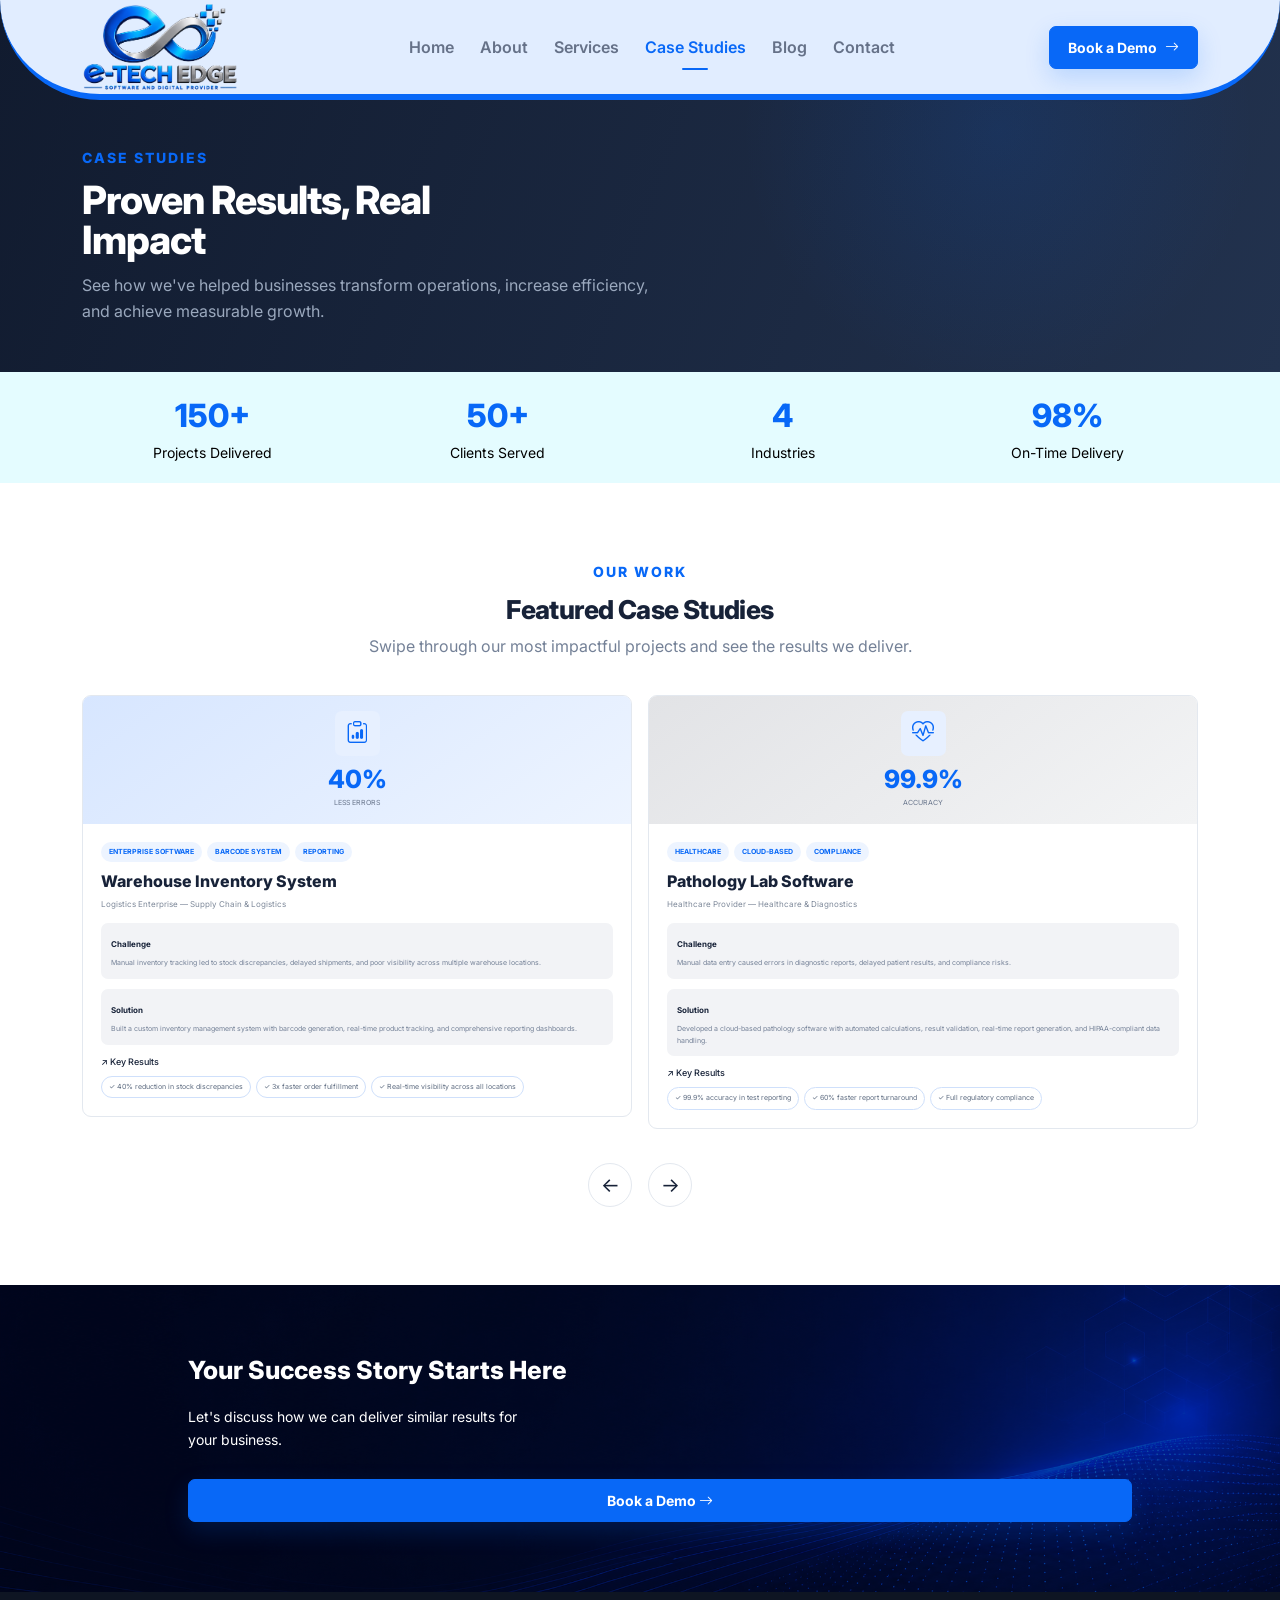
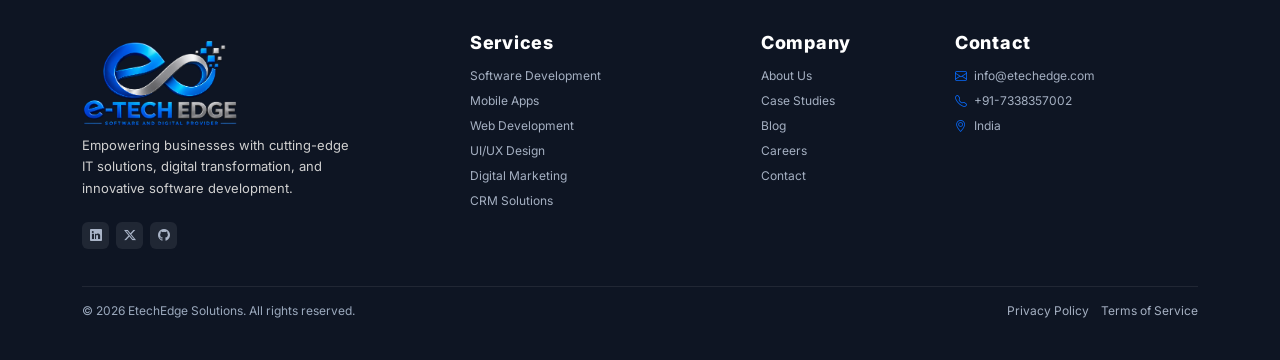
<file: case-studies.html>
<!doctype html>
<html lang="en">
  <head>
    <meta charset="utf-8" />
    <meta name="viewport" content="width=device-width, initial-scale=1" />
    <meta
      name="description"
      content="EtechEdge Solutions - IT & Digital Solutions"
    />
    <title>Case Studies | EtechEdge</title>
    <link
      href="https://cdn.jsdelivr.net/npm/bootstrap@5.3.3/dist/css/bootstrap.min.css"
      rel="stylesheet"
    />
    <link
      href="https://cdn.jsdelivr.net/npm/bootstrap-icons@1.11.3/font/bootstrap-icons.css"
      rel="stylesheet"
    />
    <link
      href="https://fonts.googleapis.com/css2?family=Inter:wght@400;500;600;700;800&display=swap"
      rel="stylesheet"
    />
    <link rel="stylesheet" href="style.css" />
  </head>
  <body>
    <nav class="navbar navbar-expand-lg fixed-top" id="mainNav">
      <div class="container">
        <a class="navbar-brand" href="index.html"
          ><img
            src="assets/comp-logo.png"
            alt="comp-logo"
            class="img-logo img-fluid"
        /></a>
        <button
          class="navbar-toggler"
          type="button"
          data-bs-toggle="collapse"
          data-bs-target="#navMenu"
        >
          <i class="bi bi-list"></i>
        </button>
        <div class="collapse navbar-collapse" id="navMenu">
          <ul class="navbar-nav mx-auto align-items-lg-center">
            <li>
              <a class="nav-link" data-page="home" href="index.html">Home</a>
            </li>
            <li>
              <a class="nav-link" data-page="about" href="about.html">About</a>
            </li>
            <li>
              <a class="nav-link" data-page="services" href="services.html"
                >Services</a
              >
            </li>
            <li>
              <a
                class="nav-link"
                data-page="case-studies"
                href="case-studies.html"
                >Case Studies</a
              >
            </li>
            <li>
              <a class="nav-link" data-page="blog" href="blog.html">Blog</a>
            </li>
            <li>
              <a class="nav-link" data-page="contact" href="contact.html"
                >Contact</a
              >
            </li>
          </ul>
          <a
            class="btn btn-primary-custom d-none d-lg-inline-flex"
            href="contact.html"
            >Book a Demo <i class="bi bi-arrow-right ms-2"></i
          ></a>
        </div>
      </div>
    </nav>

    <section class="inner-hero cases-hero">
      <div class="container">
        <span class="eyebrow">CASE STUDIES</span>
        <h1>Proven Results, Real<br />Impact</h1>
        <p>
          See how we've helped businesses transform operations, increase
          efficiency,<br class="d-none d-md-block" />
          and achieve measurable growth.
        </p>
      </div>
    </section>
    <section class="stats-strip">
      <div class="container">
        <div class="row text-center">
          <div class="col-6 col-lg-3">
            <strong>150+</strong><span>Projects Delivered</span>
          </div>
          <div class="col-6 col-lg-3">
            <strong>50+</strong><span>Clients Served</span>
          </div>
          <div class="col-6 col-lg-3">
            <strong>4</strong><span>Industries</span>
          </div>
          <div class="col-6 col-lg-3">
            <strong>98%</strong><span>On-Time Delivery</span>
          </div>
        </div>
      </div>
    </section>
    <section class="section">
      <div class="container">
        <div class="section-title text-center">
          <span class="section-label">OUR WORK</span>
          <h2>Featured Case Studies</h2>
          <p>
            Swipe through our most impactful projects and see the results we
            deliver.
          </p>
        </div>
        <div class="row g-3">
          <div class="col-lg-6">
            <article class="case-card">
              <div class="case-metric">
                <div class="icon-box"><i class="bi bi-clipboard-data"></i></div>
                <strong>40%</strong><small>LESS ERRORS</small>
              </div>
              <div class="case-body">
                <div class="tags">
                  <span>ENTERPRISE SOFTWARE</span><span>BARCODE SYSTEM</span
                  ><span>REPORTING</span>
                </div>
                <h3>Warehouse Inventory System</h3>
                <small>Logistics Enterprise — Supply Chain & Logistics</small>
                <div class="case-box">
                  <b>Challenge</b>
                  <p>
                    Manual inventory tracking led to stock discrepancies,
                    delayed shipments, and poor visibility across multiple
                    warehouse locations.
                  </p>
                </div>
                <div class="case-box">
                  <b>Solution</b>
                  <p>
                    Built a custom inventory management system with barcode
                    generation, real-time product tracking, and comprehensive
                    reporting dashboards.
                  </p>
                </div>
                <h4>↗ Key Results</h4>
                <div class="result-pills">
                  <span>✓ 40% reduction in stock discrepancies</span
                  ><span>✓ 3x faster order fulfillment</span
                  ><span>✓ Real-time visibility across all locations</span>
                </div>
              </div>
            </article>
          </div>
          <div class="col-lg-6">
            <article class="case-card">
              <div class="case-metric gray-metric">
                <div class="icon-box"><i class="bi bi-heart-pulse"></i></div>
                <strong>99.9%</strong><small>ACCURACY</small>
              </div>
              <div class="case-body">
                <div class="tags">
                  <span>HEALTHCARE</span><span>CLOUD-BASED</span
                  ><span>COMPLIANCE</span>
                </div>
                <h3>Pathology Lab Software</h3>
                <small>Healthcare Provider — Healthcare & Diagnostics</small>
                <div class="case-box">
                  <b>Challenge</b>
                  <p>
                    Manual data entry caused errors in diagnostic reports,
                    delayed patient results, and compliance risks.
                  </p>
                </div>
                <div class="case-box">
                  <b>Solution</b>
                  <p>
                    Developed a cloud-based pathology software with automated
                    calculations, result validation, real-time report
                    generation, and HIPAA-compliant data handling.
                  </p>
                </div>
                <h4>↗ Key Results</h4>
                <div class="result-pills">
                  <span>✓ 99.9% accuracy in test reporting</span
                  ><span>✓ 60% faster report turnaround</span
                  ><span>✓ Full regulatory compliance</span>
                </div>
              </div>
            </article>
          </div>
        </div>
        <div class="carousel-arrows"><button>←</button><button>→</button></div>
      </div>
    </section>
    <!-- cta section -->
    <section class="cta-sec">
      <div class="int-div">
        <h2>Your Success Story Starts Here</h2>
        <p>
          Let's discuss how we can deliver similar results for your business.
        </p>
        <a href="contact.html" class="btn btn-primary-custom"
          >Book a Demo <i class="bi bi-arrow-right"></i
        ></a>
      </div>
    </section>

    <footer class="footer">
      <div class="container">
        <div class="row g-5">
          <div class="col-lg-4">
            <a class="footer-brand" href="index.html"
              ><img
                src="assets/comp-logo.png"
                alt="comp-logo"
                class="img-logo img-fluid"
            /></a>
            <p>
              Empowering businesses with cutting-edge IT solutions, digital
              transformation, and innovative software development.
            </p>
            <div class="socials">
              <a href="#"><i class="bi bi-linkedin"></i></a>
              <a href="#"><i class="bi bi-twitter-x"></i></a>
              <a href="#"><i class="bi bi-github"></i></a>
            </div>
          </div>
          <div class="col-6 col-lg-3">
            <h4>Services</h4>
            <a href="services.html">Software Development</a
            ><a href="services.html">Mobile Apps</a>
            <a href="services.html">Web Development</a
            ><a href="services.html">UI/UX Design</a>
            <a href="services.html">Digital Marketing</a
            ><a href="services.html">CRM Solutions</a>
          </div>
          <div class="col-6 col-lg-2">
            <h4>Company</h4>
            <a href="about.html">About Us</a
            ><a href="case-studies.html">Case Studies</a>
            <a href="blog.html">Blog</a><a href="#">Careers</a
            ><a href="contact.html">Contact</a>
          </div>
          <div class="col-lg-3">
            <h4>Contact</h4>
            <a href="mailto:info@etechedge.com"
              ><i class="bi bi-envelope"></i> info@etechedge.com</a
            >
            <a href="tel:+917338357002"
              ><i class="bi bi-telephone"></i> +91-7338357002</a
            >
            <a href="#"><i class="bi bi-geo-alt"></i> India</a>
          </div>
        </div>
        <div class="footer-bottom">
          <span>© 2026 EtechEdge Solutions. All rights reserved.</span>
          <span
            ><a href="#">Privacy Policy</a> &nbsp;&nbsp;
            <a href="#">Terms of Service</a></span
          >
        </div>
      </div>
    </footer>

    <button id="backTop" class="back-top" aria-label="Back to top">
      <i class="bi bi-arrow-up"></i>
    </button>
    <script src="https://cdn.jsdelivr.net/npm/bootstrap@5.3.3/dist/js/bootstrap.bundle.min.js"></script>
    <script src="script.js"></script>
  </body>
</html>
</file>
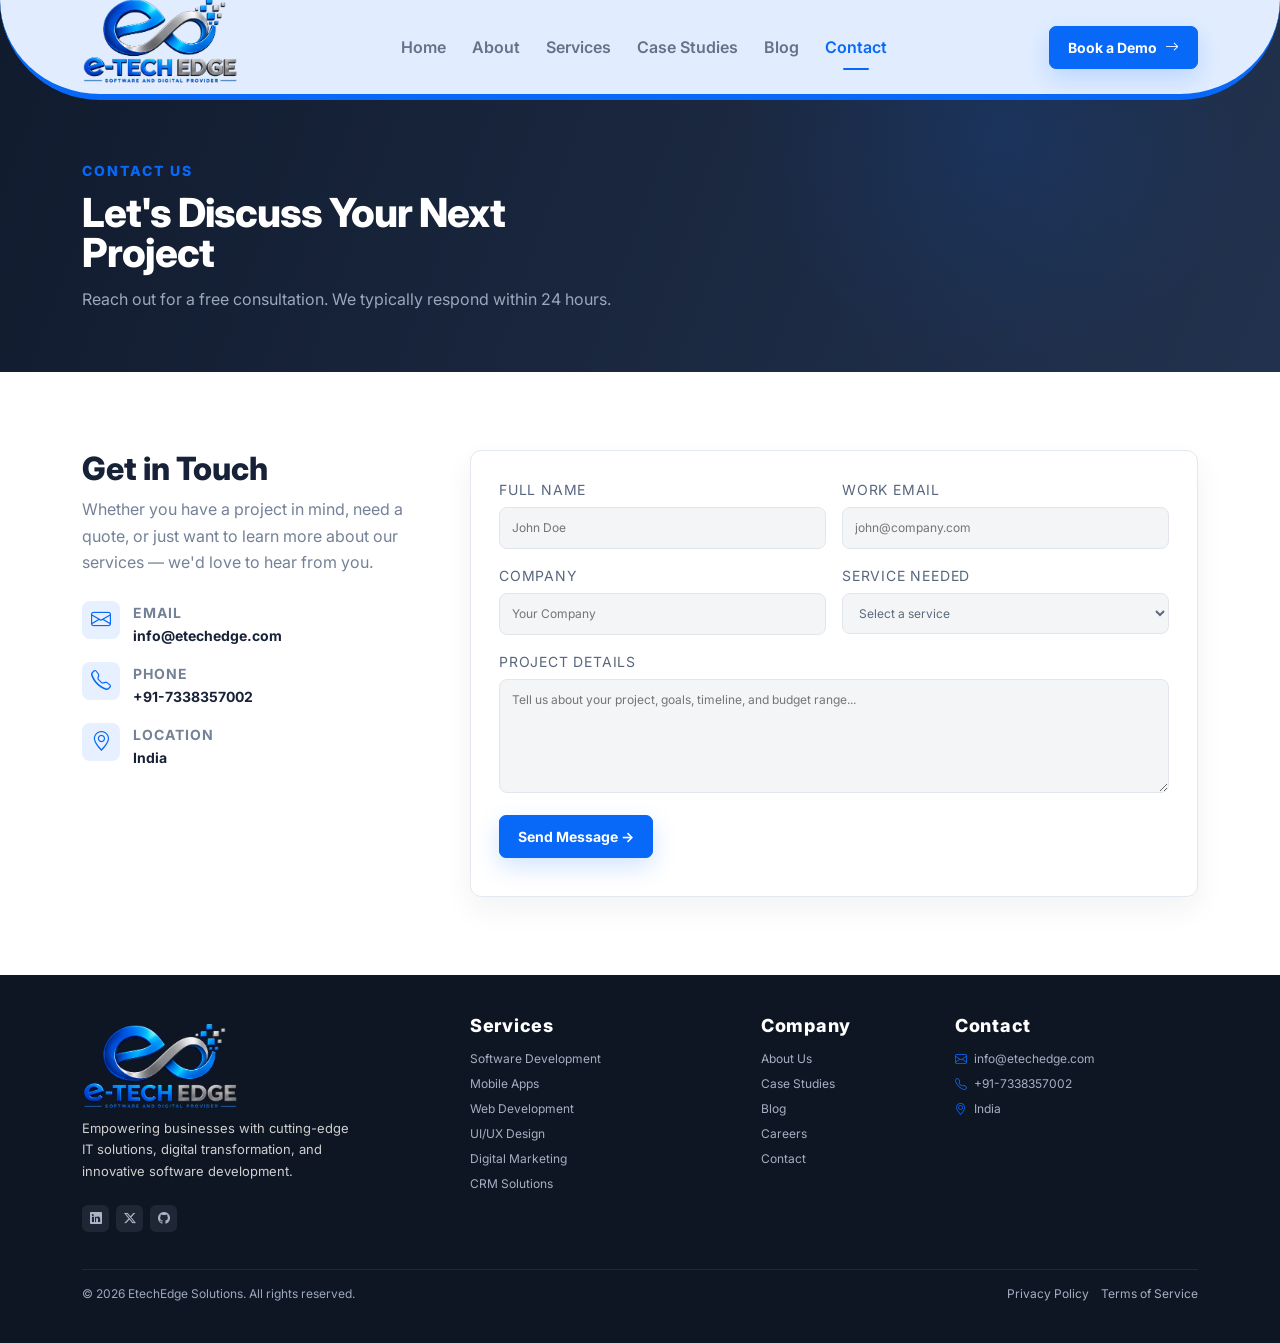
<file: contact.html>
<!doctype html>
<html lang="en">
<head>
<meta charset="utf-8">
<meta name="viewport" content="width=device-width, initial-scale=1">
<meta name="description" content="EtechEdge Solutions - IT & Digital Solutions">
<title>Contact | EtechEdge</title>
<link href="https://cdn.jsdelivr.net/npm/bootstrap@5.3.3/dist/css/bootstrap.min.css" rel="stylesheet">
<link href="https://cdn.jsdelivr.net/npm/bootstrap-icons@1.11.3/font/bootstrap-icons.css" rel="stylesheet">
<link href="https://fonts.googleapis.com/css2?family=Inter:wght@400;500;600;700;800&display=swap" rel="stylesheet">
<link rel="stylesheet" href="style.css">
</head><body>

<nav class="navbar navbar-expand-lg fixed-top" id="mainNav">
  <div class="container">
    <a class="footer-brand" href="index.html"><img src="assets/comp-logo.png" alt="comp-logo" class="img-logo img-fluid"></a>
    <button class="navbar-toggler" type="button" data-bs-toggle="collapse" data-bs-target="#navMenu">
      <i class="bi bi-list"></i>
    </button>
    <div class="collapse navbar-collapse" id="navMenu">
      <ul class="navbar-nav mx-auto align-items-lg-center">
        <li><a class="nav-link" data-page="home" href="index.html">Home</a></li>
        <li><a class="nav-link" data-page="about" href="about.html">About</a></li>
        <li><a class="nav-link" data-page="services" href="services.html">Services</a></li>
        <li><a class="nav-link" data-page="case-studies" href="case-studies.html">Case Studies</a></li>
        <li><a class="nav-link" data-page="blog" href="blog.html">Blog</a></li>
        <li><a class="nav-link" data-page="contact" href="contact.html">Contact</a></li>
      </ul>
      <a class="btn btn-primary-custom d-none d-lg-inline-flex" href="contact.html">Book a Demo <i class="bi bi-arrow-right ms-2"></i></a>
    </div>
  </div>
</nav>

<section class="inner-hero contact-hero"><div class="container"><span class="eyebrow">CONTACT US</span><h1>Let's Discuss Your Next<br>Project</h1><p>Reach out for a free consultation. We typically respond within 24 hours.</p></div></section>
<section class="section contact-section"><div class="container"><div class="row g-5 align-items-start"><div class="col-lg-4"><h2>Get in Touch</h2><p class="body-copy">Whether you have a project in mind, need a quote, or just want to learn more about our services — we'd love to hear from you.</p>
<div class="contact-info"><div><span><i class="bi bi-envelope"></i></span><p><small>EMAIL</small><b>info@etechedge.com</b></p></div><div><span><i class="bi bi-telephone"></i></span><p><small>PHONE</small><b>+91-7338357002</b></p></div><div><span><i class="bi bi-geo-alt"></i></span><p><small>LOCATION</small><b>India</b></p></div></div></div>
<div class="col-lg-8"><div class="contact-form-card"><form id="contactForm"><div class="row g-3"><div class="col-md-6"><label>FULL NAME</label><input required placeholder="John Doe"></div><div class="col-md-6"><label>WORK EMAIL</label><input required type="email" placeholder="john@company.com"></div><div class="col-md-6"><label>COMPANY</label><input required placeholder="Your Company"></div><div class="col-md-6"><label>SERVICE NEEDED</label><select required><option value="">Select a service</option><option>Software Development</option><option>Mobile App Development</option><option>Web Development</option><option>CRM Solutions</option><option>UI/UX Design</option><option>Digital Marketing</option></select></div><div class="col-12"><label>PROJECT DETAILS</label><textarea required rows="5" placeholder="Tell us about your project, goals, timeline, and budget range..."></textarea></div></div><button class="btn btn-primary-custom mt-3">Send Message →</button><div id="formMessage"></div></form></div></div></div></div></section>

<footer class="footer">
  <div class="container">
    <div class="row g-5">
      <div class="col-lg-4">
        <a class="footer-brand" href="index.html"><img src="assets/comp-logo.png" alt="comp-logo" class="img-logo img-fluid"></a>
        <p>Empowering businesses with cutting-edge IT solutions, digital transformation, and innovative software development.</p>
        <div class="socials">
          <a href="#"><i class="bi bi-linkedin"></i></a>
          <a href="#"><i class="bi bi-twitter-x"></i></a>
          <a href="#"><i class="bi bi-github"></i></a>
        </div>
      </div>
      <div class="col-6 col-lg-3">
        <h4>Services</h4>
        <a href="services.html">Software Development</a><a href="services.html">Mobile Apps</a>
        <a href="services.html">Web Development</a><a href="services.html">UI/UX Design</a>
        <a href="services.html">Digital Marketing</a><a href="services.html">CRM Solutions</a>
      </div>
      <div class="col-6 col-lg-2">
        <h4>Company</h4>
        <a href="about.html">About Us</a><a href="case-studies.html">Case Studies</a>
        <a href="blog.html">Blog</a><a href="#">Careers</a><a href="contact.html">Contact</a>
      </div>
      <div class="col-lg-3">
        <h4>Contact</h4>
        <a href="mailto:info@etechedge.com"><i class="bi bi-envelope"></i> info@etechedge.com</a>
        <a href="tel:+917338357002"><i class="bi bi-telephone"></i> +91-7338357002</a>
        <a href="#"><i class="bi bi-geo-alt"></i> India</a>
      </div>
    </div>
    <div class="footer-bottom">
      <span>© 2026 EtechEdge Solutions. All rights reserved.</span>
      <span><a href="#">Privacy Policy</a> &nbsp;&nbsp; <a href="#">Terms of Service</a></span>
    </div>
  </div>
</footer>

<button id="backTop" class="back-top" aria-label="Back to top"><i class="bi bi-arrow-up"></i></button>
<script src="https://cdn.jsdelivr.net/npm/bootstrap@5.3.3/dist/js/bootstrap.bundle.min.js"></script>
<script src="script.js"></script>
</body></html>
</file>
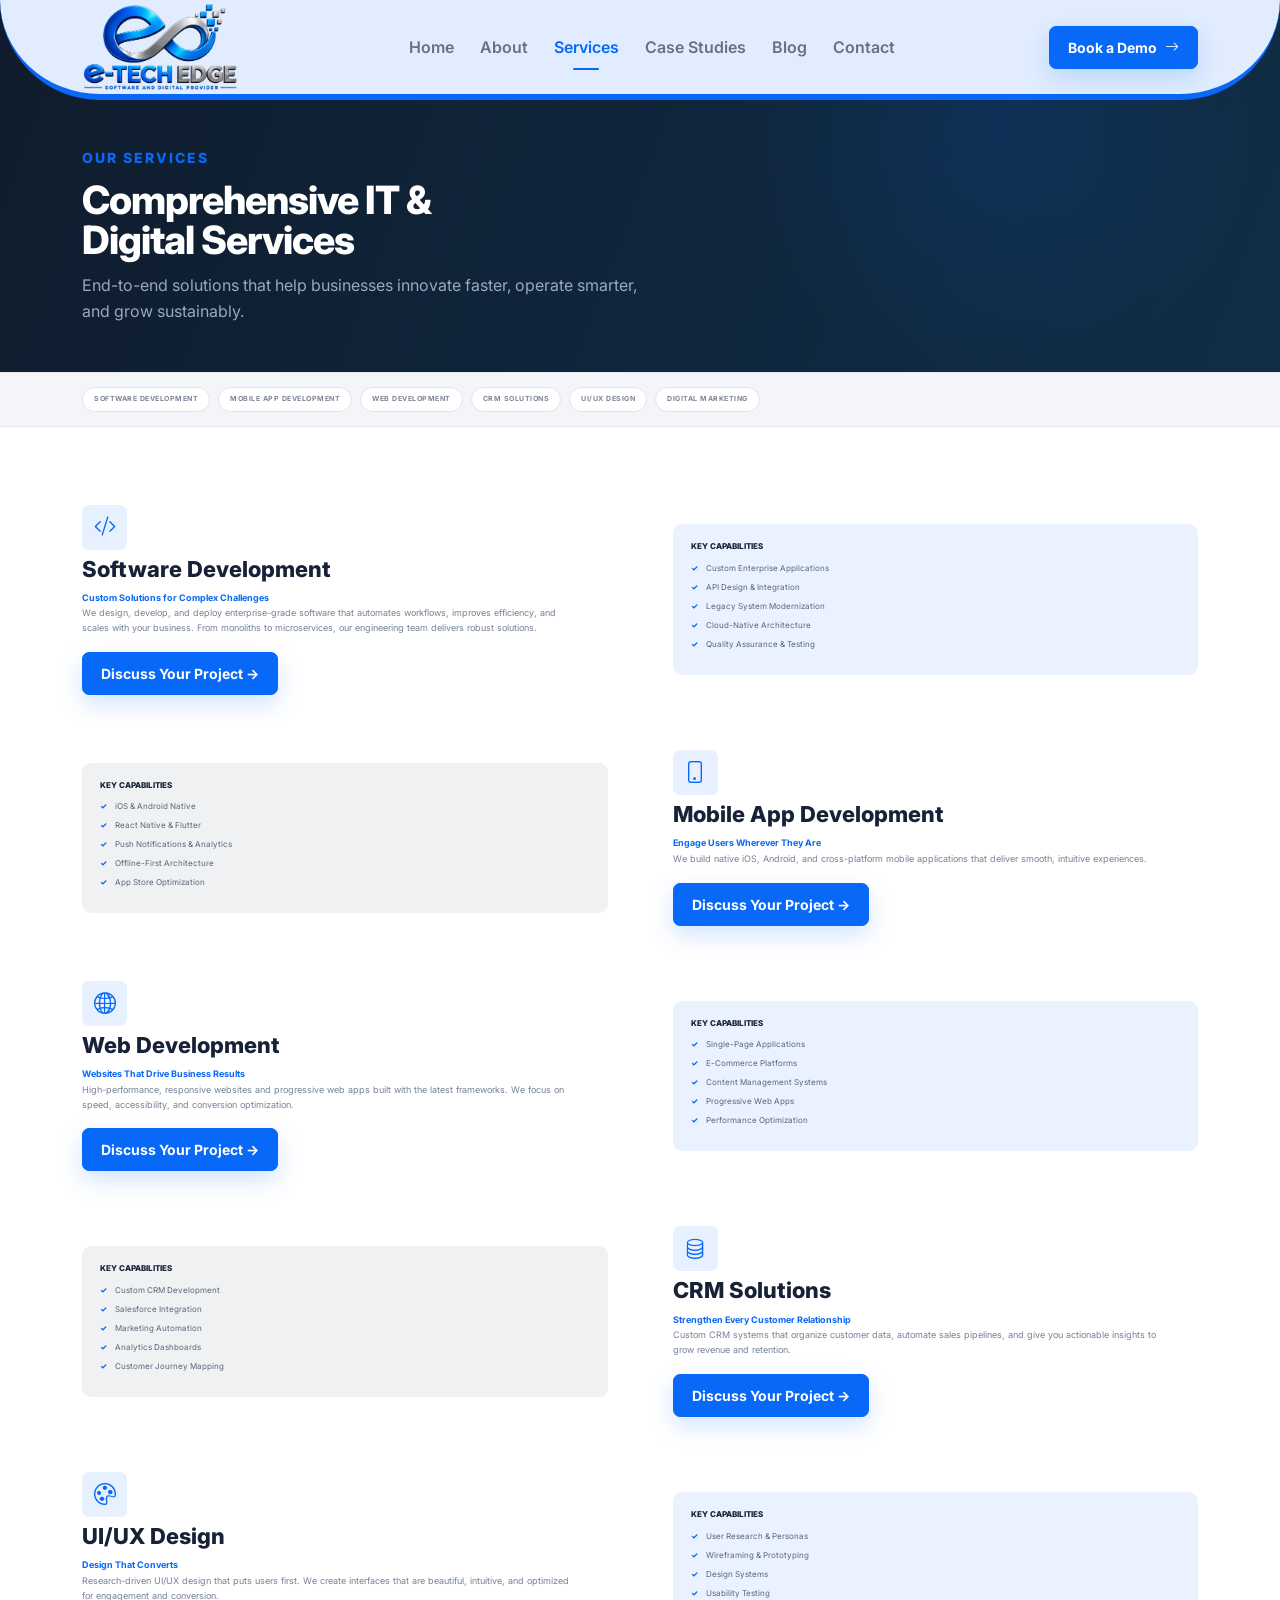
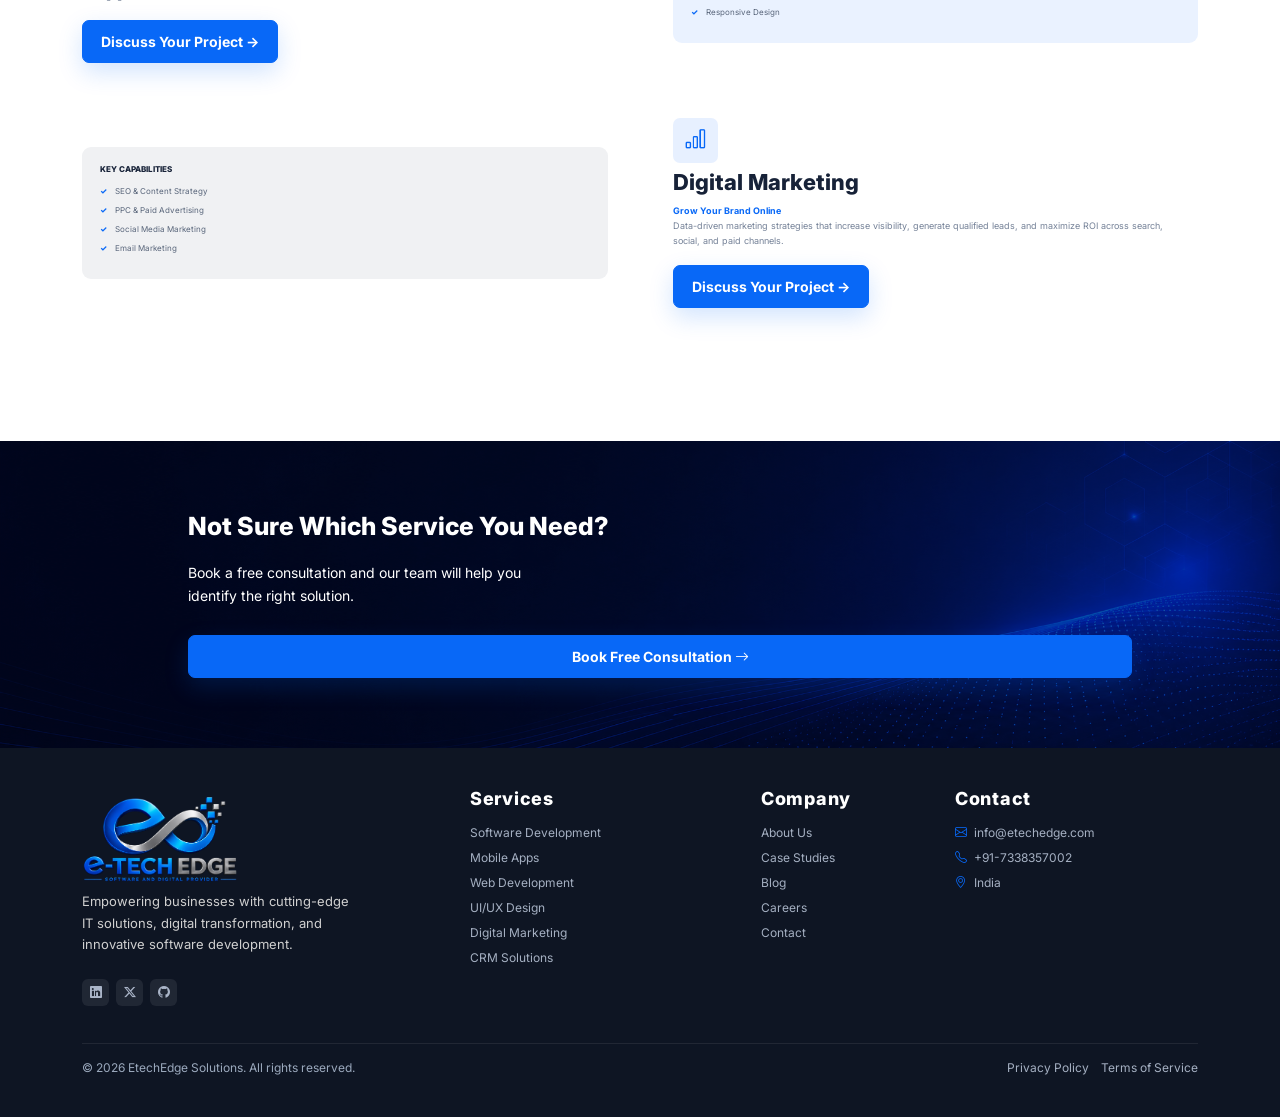
<file: services.html>
<!doctype html>
<html lang="en">
  <head>
    <meta charset="utf-8" />
    <meta name="viewport" content="width=device-width, initial-scale=1" />
    <meta
      name="description"
      content="EtechEdge Solutions - IT & Digital Solutions"
    />
    <title>Services | EtechEdge</title>
    <link
      href="https://cdn.jsdelivr.net/npm/bootstrap@5.3.3/dist/css/bootstrap.min.css"
      rel="stylesheet"
    />
    <link
      href="https://cdn.jsdelivr.net/npm/bootstrap-icons@1.11.3/font/bootstrap-icons.css"
      rel="stylesheet"
    />
    <link
      href="https://fonts.googleapis.com/css2?family=Inter:wght@400;500;600;700;800&display=swap"
      rel="stylesheet"
    />
    <link rel="stylesheet" href="style.css" />
  </head>
  <body>
    <nav class="navbar navbar-expand-lg fixed-top" id="mainNav">
      <div class="container">
        <a class="navbar-brand" href="index.html"
          ><img
            src="assets/comp-logo.png"
            alt="comp-logo"
            class="img-logo img-fluid"
        /></a>
        <button
          class="navbar-toggler"
          type="button"
          data-bs-toggle="collapse"
          data-bs-target="#navMenu"
        >
          <i class="bi bi-list"></i>
        </button>
        <div class="collapse navbar-collapse" id="navMenu">
          <ul class="navbar-nav mx-auto align-items-lg-center">
            <li>
              <a class="nav-link" data-page="home" href="index.html">Home</a>
            </li>
            <li>
              <a class="nav-link" data-page="about" href="about.html">About</a>
            </li>
            <li>
              <a class="nav-link" data-page="services" href="services.html"
                >Services</a
              >
            </li>
            <li>
              <a
                class="nav-link"
                data-page="case-studies"
                href="case-studies.html"
                >Case Studies</a
              >
            </li>
            <li>
              <a class="nav-link" data-page="blog" href="blog.html">Blog</a>
            </li>
            <li>
              <a class="nav-link" data-page="contact" href="contact.html"
                >Contact</a
              >
            </li>
          </ul>
          <a
            class="btn btn-primary-custom d-none d-lg-inline-flex"
            href="contact.html"
            >Book a Demo <i class="bi bi-arrow-right ms-2"></i
          ></a>
        </div>
      </div>
    </nav>

    <section class="inner-hero services-hero">
      <div class="container">
        <span class="eyebrow">OUR SERVICES</span>
        <h1>Comprehensive IT &<br />Digital Services</h1>
        <p>
          End-to-end solutions that help businesses innovate faster, operate
          smarter,<br class="d-none d-md-block" />
          and grow sustainably.
        </p>
      </div>
    </section>
    <div class="filter-strip">
      <div class="container">
        <span>SOFTWARE DEVELOPMENT</span><span>MOBILE APP DEVELOPMENT</span
        ><span>WEB DEVELOPMENT</span><span>CRM SOLUTIONS</span
        ><span>UI/UX DESIGN</span><span>DIGITAL MARKETING</span>
      </div>
    </div>
    <section class="services-list section">
      <div class="container">
        <div class="service-row">
          <div class="service-info">
            <div class="icon-box"><i class="bi bi-code-slash"></i></div>
            <h2>Software Development</h2>
            <b>Custom Solutions for Complex Challenges</b>
            <p>
              We design, develop, and deploy enterprise-grade software that
              automates workflows, improves efficiency, and scales with your
              business. From monoliths to microservices, our engineering team
              delivers robust solutions.
            </p>
            <a href="contact.html" class="btn btn-primary-custom"
              >Discuss Your Project →</a
            >
          </div>
          <div class="capability">
            <h4>KEY CAPABILITIES</h4>
            <ul>
              <li>Custom Enterprise Applications</li>
              <li>API Design & Integration</li>
              <li>Legacy System Modernization</li>
              <li>Cloud-Native Architecture</li>
              <li>Quality Assurance & Testing</li>
            </ul>
          </div>
        </div>
        <div class="service-row reverse">
          <div class="capability gray">
            <h4>KEY CAPABILITIES</h4>
            <ul>
              <li>iOS & Android Native</li>
              <li>React Native & Flutter</li>
              <li>Push Notifications & Analytics</li>
              <li>Offline-First Architecture</li>
              <li>App Store Optimization</li>
            </ul>
          </div>
          <div class="service-info">
            <div class="icon-box"><i class="bi bi-phone"></i></div>
            <h2>Mobile App Development</h2>
            <b>Engage Users Wherever They Are</b>
            <p>
              We build native iOS, Android, and cross-platform mobile
              applications that deliver smooth, intuitive experiences.
            </p>
            <a href="contact.html" class="btn btn-primary-custom"
              >Discuss Your Project →</a
            >
          </div>
        </div>
        <div class="service-row">
          <div class="service-info">
            <div class="icon-box"><i class="bi bi-globe2"></i></div>
            <h2>Web Development</h2>
            <b>Websites That Drive Business Results</b>
            <p>
              High-performance, responsive websites and progressive web apps
              built with the latest frameworks. We focus on speed,
              accessibility, and conversion optimization.
            </p>
            <a href="contact.html" class="btn btn-primary-custom"
              >Discuss Your Project →</a
            >
          </div>
          <div class="capability">
            <h4>KEY CAPABILITIES</h4>
            <ul>
              <li>Single-Page Applications</li>
              <li>E-Commerce Platforms</li>
              <li>Content Management Systems</li>
              <li>Progressive Web Apps</li>
              <li>Performance Optimization</li>
            </ul>
          </div>
        </div>
        <div class="service-row reverse">
          <div class="capability gray">
            <h4>KEY CAPABILITIES</h4>
            <ul>
              <li>Custom CRM Development</li>
              <li>Salesforce Integration</li>
              <li>Marketing Automation</li>
              <li>Analytics Dashboards</li>
              <li>Customer Journey Mapping</li>
            </ul>
          </div>
          <div class="service-info">
            <div class="icon-box"><i class="bi bi-database"></i></div>
            <h2>CRM Solutions</h2>
            <b>Strengthen Every Customer Relationship</b>
            <p>
              Custom CRM systems that organize customer data, automate sales
              pipelines, and give you actionable insights to grow revenue and
              retention.
            </p>
            <a href="contact.html" class="btn btn-primary-custom"
              >Discuss Your Project →</a
            >
          </div>
        </div>
        <div class="service-row">
          <div class="service-info">
            <div class="icon-box"><i class="bi bi-palette"></i></div>
            <h2>UI/UX Design</h2>
            <b>Design That Converts</b>
            <p>
              Research-driven UI/UX design that puts users first. We create
              interfaces that are beautiful, intuitive, and optimized for
              engagement and conversion.
            </p>
            <a href="contact.html" class="btn btn-primary-custom"
              >Discuss Your Project →</a
            >
          </div>
          <div class="capability">
            <h4>KEY CAPABILITIES</h4>
            <ul>
              <li>User Research & Personas</li>
              <li>Wireframing & Prototyping</li>
              <li>Design Systems</li>
              <li>Usability Testing</li>
              <li>Responsive Design</li>
            </ul>
          </div>
        </div>
        <div class="service-row reverse">
          <div class="capability gray">
            <h4>KEY CAPABILITIES</h4>
            <ul>
              <li>SEO & Content Strategy</li>
              <li>PPC & Paid Advertising</li>
              <li>Social Media Marketing</li>
              <li>Email Marketing</li>
            </ul>
          </div>
          <div class="service-info">
            <div class="icon-box"><i class="bi bi-bar-chart"></i></div>
            <h2>Digital Marketing</h2>
            <b>Grow Your Brand Online</b>
            <p>
              Data-driven marketing strategies that increase visibility,
              generate qualified leads, and maximize ROI across search, social,
              and paid channels.
            </p>
            <a href="contact.html" class="btn btn-primary-custom"
              >Discuss Your Project →</a
            >
          </div>
        </div>
      </div>
    </section>
    <!-- cta section -->
    <section class="cta-sec">
      <div class="int-div">
        <h2>Not Sure Which Service You Need?</h2>
        <p>
          Book a free consultation and our team will help you identify the right
          solution.
        </p>
        <a href="contact.html" class="btn btn-primary-custom"
          >Book Free Consultation <i class="bi bi-arrow-right"></i
        ></a>
      </div>
    </section>

    <footer class="footer">
      <div class="container">
        <div class="row g-5">
          <div class="col-lg-4">
            <a class="footer-brand" href="index.html"
              ><img
                src="assets/comp-logo.png"
                alt="comp-logo"
                class="img-logo img-fluid"
            /></a>
            <p>
              Empowering businesses with cutting-edge IT solutions, digital
              transformation, and innovative software development.
            </p>
            <div class="socials">
              <a href="#"><i class="bi bi-linkedin"></i></a>
              <a href="#"><i class="bi bi-twitter-x"></i></a>
              <a href="#"><i class="bi bi-github"></i></a>
            </div>
          </div>
          <div class="col-6 col-lg-3">
            <h4>Services</h4>
            <a href="services.html">Software Development</a
            ><a href="services.html">Mobile Apps</a>
            <a href="services.html">Web Development</a
            ><a href="services.html">UI/UX Design</a>
            <a href="services.html">Digital Marketing</a
            ><a href="services.html">CRM Solutions</a>
          </div>
          <div class="col-6 col-lg-2">
            <h4>Company</h4>
            <a href="about.html">About Us</a
            ><a href="case-studies.html">Case Studies</a>
            <a href="blog.html">Blog</a><a href="#">Careers</a
            ><a href="contact.html">Contact</a>
          </div>
          <div class="col-lg-3">
            <h4>Contact</h4>
            <a href="mailto:info@etechedge.com"
              ><i class="bi bi-envelope"></i> info@etechedge.com</a
            >
            <a href="tel:+917338357002"
              ><i class="bi bi-telephone"></i> +91-7338357002</a
            >
            <a href="#"><i class="bi bi-geo-alt"></i> India</a>
          </div>
        </div>
        <div class="footer-bottom">
          <span>© 2026 EtechEdge Solutions. All rights reserved.</span>
          <span
            ><a href="#">Privacy Policy</a> &nbsp;&nbsp;
            <a href="#">Terms of Service</a></span
          >
        </div>
      </div>
    </footer>

    <button id="backTop" class="back-top" aria-label="Back to top">
      <i class="bi bi-arrow-up"></i>
    </button>
    <script src="https://cdn.jsdelivr.net/npm/bootstrap@5.3.3/dist/js/bootstrap.bundle.min.js"></script>
    <script src="script.js"></script>
  </body>
</html>
</file>
<file: style.css>
:root {
  --navy: #101a2d;
  --navy2: #1e2e4d;
  --blue: #0868f7;
  --blue2: #2379ff;
  --soft: #f4f6f9;
  --softblue: #e7f0ff;
  --text: #172238;
  --muted: #748197;
  --border: #e3e8ef;
  --white: #fff;
}
* {
  box-sizing: border-box;
}
html {
  scroll-behavior: smooth;
  scroll-padding-top: 70px;
}
body {
  margin: 0;
  font-family: Inter, Arial, sans-serif;
  color: var(--text);
  background: #fff;
  font-size: 13px;
  overflow-x: hidden;
}
a {
  text-decoration: none;
}
p {
  color: var(--muted);
  line-height: 1.65;
}
.navbar {
  height: 100px;
  background: rgb(225 237 255);
  border-bottom: 6px solid #0868f7;
  border-radius: 0 0 180px 180px;
  backdrop-filter: blur(10px);
  transition: 0.25s;
  z-index: 1000;
}

img.img-logo.img-fluid {
  width: 156px;
  height: auto;
}
.navbar.scrolled {
  box-shadow: 0 7px 25px rgba(20, 35, 55, 0.08);
}
.brand-mark {
  width: 30px;
  height: 30px;
  display: inline-flex;
  align-items: center;
  justify-content: center;
  background: #061d3b;
  color: #0be0df;
  font-weight: 800;
  font-size: 9px;
  border-radius: 1px;
  box-shadow: inset 0 -4px 0 rgba(8, 104, 247, 0.55);
}
.nav-link {
  color: #657188 !important;
  font-size: 16px;
  font-weight: 600;
  padding: 26px 13px !important;
  position: relative;
}
.nav-link:hover,
.nav-link.active {
  color: var(--blue) !important;
}
.nav-link.active:after {
  content: "";
  position: absolute;
  bottom: 15px;
  left: 50%;
  transform: translateX(-50%);
  width: 26px;
  height: 2px;
  background: var(--blue);
  border-radius: 4px;
}
.navbar-toggler {
  border: 0;
  font-size: 25px;
}
.navbar-toggler:focus {
  box-shadow: none;
}
.btn-primary-custom {
  background: var(--blue);
  border: 1px solid var(--blue);
  color: #fff;
  border-radius: 7px;
  padding: 10px 18px;
  font-size: 14px;
  font-weight: 700;
  box-shadow: 0 9px 24px rgba(8, 104, 247, 0.18);
  transition: 0.2s;
}
.btn-primary-custom:hover {
  background: #0059df;
  border-color: #0059df;
  color: #fff;
  transform: translateY(-1px);
}
.btn-outline-custom {
  color: var(--blue);
  border: 1px solid var(--blue);
  border-radius: 7px;
  padding: 10px 18px;
  font-size: 14px;
  font-weight: 700;
  margin-left: 8px;
}
.btn-outline-custom:hover {
  background: var(--blue);
  color: #fff;
}
.eyebrow,
.section-label {
  display: inline-block;
  color: var(--blue);
  font-size: 14px;
  font-weight: 800;
  letter-spacing: 2px;
  margin-bottom: 12px;
}
.pill {
  background: rgba(8, 104, 247, 0.12);
  padding: 6px 12px;
  border-radius: 30px;
}
.home-hero {
  margin-top: 0;
  padding-top: 82px;
  min-height: 360px;
  background: linear-gradient(110deg, #101a2d, #142239);
  position: relative;
  overflow: hidden;
  color: #fff;
}
.hero-network {
  position: absolute;
  right: -5%;
  top: 0;
  width: 65%;
  height: 100%;
  opacity: 0.6;
  background:
    radial-gradient(
      circle at 55% 55%,
      rgba(8, 104, 247, 0.18),
      transparent 17%
    ),
    radial-gradient(
      circle at 75% 25%,
      rgba(8, 104, 247, 0.13),
      transparent 10%
    ),
    linear-gradient(
      145deg,
      transparent 48%,
      rgba(0, 185, 190, 0.1) 49%,
      transparent 50%
    );
  background-size:
    auto,
    auto,
    150px 110px;
}
.hero-copy {
  padding: 70px 0 55px;
  position: relative;
  z-index: 2;
}
.hero-copy h1 {
  font-size: 39px;
  line-height: 1.01;
  letter-spacing: -1.3px;
  font-weight: 800;
  margin: 12px 0;
}
.hero-copy h1 span {
  color: var(--blue);
}
.hero-copy p {
  font-size: 16px;
  color: #91a0b7;
}
.hero-actions {
  margin-top: 20px;
}
.scroll-dot {
  position: absolute;
  bottom: 12px;
  left: 45%;
  color: var(--blue);
  font-size: 15px;
}
.stats-strip {
  background: #e4fcff;
  padding: 20px 0;
}
.stats-strip strong {
  display: block;
  color: var(--blue);
  font-size: 32px;
  font-weight: 800;
}
.stats-strip span {
  display: block;
  color: #000000;
  font-size: 14px;
  margin-top: 2px;
}
.section {
  padding: 78px 0;
}
.section-title {
  margin: 0 auto 35px;
}
.section-title h2 {
  font-size: 26px;
  font-weight: 800;
  margin: 0 0 8px;
  letter-spacing: -0.6px;
}
.section-title p {
  font-size: 16px;
  margin: 0;
}
.service-card,
.testimonial-card,
.value-card,
.leader-card {
  height: 100%;
  border: 1px solid #0868f7;
  border-radius: 20px 58px 0px;
  background: #e1edff;
  display: flex;
  flex-direction: column;
  padding: 20px 30px;
  gap: 6px;
  box-shadow: 0 3px 15px rgb(63 140 243 / 62%);
  transition: 0.25s;
}
.service-card:hover,
.testimonial-card:hover,
.value-card:hover,
.leader-card:hover {
  transform: translateY(-4px);
  box-shadow: 0 15px 35px rgba(20, 35, 55, 0.08);
}
.icon-box {
  width: 45px;
  height: 45px;
  display: flex;
  align-items: center;
  justify-content: center;
  background: var(--softblue);
  color: var(--blue);
  border-radius: 7px;
  font-size: 22px;
  margin-bottom: 6px;
}
.service-card h3,
.value-card h3,
.leader-card h3 {
  font-size: 16px;
  font-weight: 800;
  margin-bottom: 0px;
}
.service-card p,
.value-card p {
  font-size: 12px;
  line-height: 1.55;
  margin-bottom: 0px;
}
.service-card a {
  font-size: 14px;
  color: var(--blue);
  font-weight: 700;
  border-top: 1px solid var(--border);
  display: block;
  padding-top: 12px;
}
.service-card {
  justify-content: space-between;
}
.srv-box {
  display: flex;
  flex-direction: column;
  gap: 12px;
}
.carousel-arrows {
  text-align: center;
  /* margin-top: 28px; */
  padding-top: 26px;
}
.carousel-arrows button {
  border: 1px solid var(--border);
  background: #fff;
  width: 40px;
  height: 40px;
  border-radius: 50%;
  margin: 0 3px;
  color: #000000;
  font-size: 20px !important;
}
.trust-section {
  background: #f3f5f8;
}
.trust-section h2 {
  font-size: 26px;
  font-weight: 800;
  margin-bottom: 25px;
}
.check-list {
  padding: 0;
  margin: 0;
  list-style: none;
}
.check-list li {
  font-size: 16px;
  margin: 13px 0;
  color: #536179;
}
.check-list li:before {
  content: "✓";
  display: inline-flex;
  width: 23px;
  height: 23px;
  align-items: center;
  justify-content: center;
  margin-right: 9px;
  background: var(--softblue);
  color: var(--blue);
  border-radius: 6px;
  font-weight: 800;
}
.consult-card {
  background: #fff;
  border: 1px solid var(--border);
  padding: 16px;
  border-radius: 8px;
  box-shadow: 0 10px 30px rgba(20, 35, 55, 0.07);
}
.consult-card h3 {
  font-size: 26px;
  font-weight: 800;
  margin: 0 0 5px;
  color: #086af5;
}
.consult-card p {
  font-size: 14px;
}
.consult-card input,
.consult-card textarea {
  width: 100%;
  border: 1px solid #e5e9ef;
  background: #f4f5f7;
  border-radius: 7px;
  padding: 9px 11px;
  font-size: 12px;
  margin-bottom: 8px;
}
.consult-card textarea {
  height: 55px;
  resize: none;
}
.image-card {
  background: #0868f730;
  border: 1px solid #2781ff;
  padding: 14px;
  border-radius: 100px 8px;
  box-shadow: 0 10px 30px rgb(23 116 223 / 46%);
}
.crdimg {
  border-radius: 100px 8px;
  border: 2px solid #ffffff;
}
.testimonial-card b {
  color: #ffb101;
  font-size: 22px;
}
.testimonial-card p {
  font-size: 14px;
  font-style: italic;
  /* margin: 11px 0; */
}
.testimonial-card strong,
.testimonial-card small {
  display: block;
  font-size: 14px;
}
.testimonial-card small {
  color: #484848;
}

section.cta-sec {
  padding: 30px 30px 30px 70px;
  background-image: url(assets/ctaimg.png);
  background-color: #3361a9;
  background-repeat: no-repeat;
  background-position: center center;
  background-size: cover;
  background-blend-mode: multiply;
  background-size: cover;
  align-items: center;
  display: flex;
  flex-direction: column;
}
.int-div {
  width: 80%;
  text-align: left;
  justify-content: center;
  display: flex;
  flex-direction: column;
  gap: 12px;
  padding: 40px 0;
}
.int-div h2 {
  font-size: 25px;
  font-weight: 800;
  color: #ffffff;
}
.int-div p {
  color: #ffffff;
  font-size: 14px;
  width: 36%;
}
.int-div .btn-div {
  display: flex;
  gap: 14px;
}

.footer {
  display: flex;
  align-items: center;
  justify-content: center;
  background: #0e1523;
  color: #9ba9bd;
  padding: 40px;
}
.footer .container {
  padding: 40px 14 0 !important;
  margin: 0 !important;
}
.footer-brand {
  display: inline-block;
  margin-bottom: 13px;
}
.footer p {
  max-width: 275px;
  font-size: 13px;
  color: #d0d0d0;
}
.footer h4 {
  color: #fff;
  font-size: 18px;
  font-weight: 800;
  letter-spacing: 0.7px;
  margin-bottom: 14px;
}
.footer a {
  display: block;
  color: #a5b0c2;
  font-size: 12px;
  margin: 7px 0;
}
.footer a:hover {
  color: #fff;
}
.footer a i {
  color: var(--blue);
  margin-right: 4px;
}
.socials {
  display: flex;
  gap: 7px;
}
.socials a {
  width: 27px;
  height: 27px;
  display: flex;
  align-items: center;
  justify-content: center;
  background: rgba(255, 255, 255, 0.08);
  border-radius: 6px;
}
.socials a i {
  margin: 0;
  color: #aab5c8;
}
.footer-bottom {
  display: flex;
  justify-content: space-between;
  border-top: 1px solid rgba(255, 255, 255, 0.08);
  margin-top: 30px;
  padding-top: 15px;
  font-size: 12px;
}
.footer-bottom a {
  display: inline;
  font-size: 12px;
}
.inner-hero {
  height: 372px;
  padding-top: 100px;
  display: flex;
  align-items: center;
  color: #fff;
  background: linear-gradient(110deg, #111b2e, #22324e);
  position: relative;
  overflow: hidden;
}
.inner-hero:after {
  content: "";
  position: absolute;
  inset: 0;
  background: radial-gradient(
    circle at 78% 35%,
    rgba(8, 104, 247, 0.12),
    transparent 25%
  );
  pointer-events: none;
}
.inner-hero .container {
  position: relative;
  z-index: 2;
}
.inner-hero h1 {
  font-size: 39px;
  line-height: 1.02;
  font-weight: 800;
  letter-spacing: -1px;
  margin: 0 0 12px;
}
.inner-hero p {
  font-size: 16px;
  color: #9aa8bd;
  margin: 0;
}
.body-copy {
  font-size: 16px;
}
.mini-stats {
  display: flex;
  gap: 28px;
  margin-top: 17px;
}
.mini-stats b {
  display: block;
  color: var(--blue);
  font-size: 24px;
}
.mini-stats small {
  font-size: 12 px;
  color: #8590a2;
}
.about-image {
  position: relative;
  max-width: 470px;
  margin-left: auto;
}
.about-image img {
  width: 100%;
  height: 220px;
  object-fit: cover;
  border-radius: 10px;
  display: block;
}
.about-image span {
  position: absolute;
  left: -10px;
  bottom: -10px;
  background: var(--blue);
  color: #fff;
  border-radius: 8px;
  padding: 10px 12px;
  box-shadow: 0 9px 22px rgba(8, 104, 247, 0.25);
}
.about-image b,
.about-image small {
  display: block;
}
.about-image b {
  font-size: 15px;
}
.about-image small {
  font-size: 7px;
}
.light-section {
  background: #e1edff;
}
.value-card {
  padding: 15px;
  min-height: 140px;
}
.timeline {
  width: min(100%, 400px);
  margin: auto;
  position: relative;
}
.timeline:before {
  content: "";
  position: absolute;
  left: 15px;
  top: 15px;
  bottom: 15px;
  width: 1px;
  background: #d7e3fa;
}
.timeline-item {
  display: grid;
  grid-template-columns: 31px 1fr;
  gap: 14px;
  min-height: 82px;
  position: relative;
}
.timeline-item > b {
  z-index: 1;
  width: 31px;
  height: 31px;
  border-radius: 50%;
  display: flex;
  align-items: center;
  justify-content: center;
  background: var(--blue);
  color: #fff;
  font-size: 9px;
  box-shadow: 0 8px 20px rgba(8, 104, 247, 0.18);
}
.timeline-item h3 {
  font-size: 10px;
  font-weight: 800;
  margin: 2px 0 4px;
}
.timeline-item p {
  font-size: 8px;
  margin: 0;
}
.leader-card {
  min-height: 125px;
  text-align: center;
  display: flex;
  flex-direction: column;
  align-items: center;
  justify-content: center;
}
.leader-card > span {
  width: 43px;
  height: 43px;
  border-radius: 8px;
  background: linear-gradient(135deg, #dbe9ff, #c5d5eb);
  display: flex;
  align-items: center;
  justify-content: center;
  color: var(--blue);
  font-weight: 800;
  font-size: 11px;
  margin-bottom: 9px;
}
.leader-card p {
  color: var(--blue);
  font-size: 12px;
  margin: 0;
}
.filter-strip {
  background: #f3f5f8;
  border-top: 1px solid #e5e9ef;
  border-bottom: 1px solid #e5e9ef;
  padding: 14px 0;
}
.filter-strip .container {
  display: flex;
  flex-wrap: wrap;
  gap: 8px;
}
.filter-strip span,
.filter-strip button {
  border: 1px solid #e0e5ec;
  background: #fff;
  border-radius: 20px;
  color: #7d8797;
  font-size: 7px;
  font-weight: 700;
  letter-spacing: 0.5px;
  padding: 6px 11px;
}
.filter-strip button.active,
.filter-strip button:hover {
  background: var(--blue);
  color: #fff;
  border-color: var(--blue);
}
.services-hero {
  background: linear-gradient(110deg, #0f1c2d, #102e48);
}
.service-row {
  display: grid;
  grid-template-columns: 1fr 1fr;
  gap: 65px;
  align-items: center;
  margin-bottom: 55px;
}
.service-row.reverse .capability {
  order: 1;
}
.service-row.reverse .service-info {
  order: 2;
}
.service-info h2 {
  font-size: 22px;
  font-weight: 800;
  margin: 0 0 5px;
}
.service-info > b {
  color: var(--blue);
  font-size: 9px;
}
.service-info p {
  font-size: 9px;
  max-width: 500px;
}
.capability {
  background: #eaf2ff;
  padding: 18px;
  border-radius: 9px;
}
.capability.gray {
  background: #f0f1f3;
}
.capability h4 {
  font-size: 8px;
  font-weight: 800;
  margin: 0 0 10px;
}
.capability ul {
  list-style: none;
  padding: 0;
  margin: 0;
}
.capability li {
  font-size: 8px;
  color: #58657a;
  margin: 7px 0;
}
.capability li:before {
  content: "✓";
  color: var(--blue);
  font-weight: 800;
  margin-right: 8px;
}
.cases-hero {
  background: linear-gradient(110deg, #111b2f, #22324e);
}
.case-card {
  border: 1px solid var(--border);
  border-radius: 9px;
  overflow: hidden;
  background: #fff;
}
.case-metric {
  height: 128px;
  background: linear-gradient(145deg, #d7e6ff, #edf4ff);
  display: flex;
  flex-direction: column;
  align-items: center;
  justify-content: center;
}
.case-metric.gray-metric {
  background: linear-gradient(145deg, #e2e3e6, #f3f4f5);
}
.case-metric .icon-box {
  margin: 0 0 5px;
}
.case-metric strong {
  font-size: 25px;
  color: var(--blue);
  font-weight: 800;
}
.case-metric small {
  font-size: 7px;
  color: #69768c;
}
.case-body {
  padding: 18px;
}
.tags {
  display: flex;
  gap: 5px;
  flex-wrap: wrap;
}
.tags span {
  font-size: 7px;
  color: var(--blue);
  background: #edf4ff;
  border-radius: 20px;
  padding: 5px 8px;
  font-weight: 700;
}
.case-body h3 {
  font-size: 16px;
  font-weight: 800;
  margin: 10px 0 2px;
}
.case-body > small {
  font-size: 8px;
  color: #7d8899;
}
.case-box {
  background: #f2f3f6;
  border-radius: 7px;
  padding: 10px;
  margin-top: 10px;
}
.case-box b {
  font-size: 8px;
}
.case-box p {
  font-size: 7px;
  margin: 5px 0 0;
}
.case-body h4 {
  font-size: 9px;
  margin: 12px 0 8px;
}
.result-pills {
  display: flex;
  flex-wrap: wrap;
  gap: 5px;
}
.result-pills span {
  font-size: 7px;
  border: 1px solid #cfe0fb;
  color: #5e6c81;
  padding: 5px 7px;
  border-radius: 20px;
}
.blog-hero {
  background:
    linear-gradient(rgba(15, 28, 46, 0.85), rgba(24, 40, 63, 0.92)),
    radial-gradient(circle at 65% 30%, #3d5168, transparent 28%);
}
.featured-blog {
  display: grid;
  grid-template-columns: 1fr 1fr;
  border: 1px solid var(--border);
  border-radius: 9px;
  overflow: hidden;
  box-shadow: 0 8px 25px rgba(20, 35, 55, 0.05);
}
.featured-art {
  min-height: 200px;
  background: linear-gradient(145deg, #d5e5ff, #f0f5ff);
  display: flex;
  align-items: center;
  justify-content: center;
  flex-direction: column;
  color: var(--blue);
  font-size: 8px;
  font-weight: 700;
  letter-spacing: 1px;
}
.featured-art .icon-box {
  width: 37px;
  height: 37px;
}
.featured-copy {
  padding: 27px 25px;
}
.featured-copy label {
  font-size: 7px;
  background: #e8f1ff;
  color: var(--blue);
  padding: 5px 9px;
  border-radius: 20px;
  font-weight: 700;
}
.featured-copy h2 {
  font-size: 18px;
  line-height: 1.1;
  font-weight: 800;
  margin: 13px 0 7px;
}
.featured-copy p {
  font-size: 8px;
}
.featured-copy small {
  font-size: 7px;
  color: #7e899a;
}
.post-card {
  height: 100%;
  border: 1px solid var(--border);
  border-radius: 8px;
  overflow: hidden;
  background: #fff;
  box-shadow: 0 4px 16px rgba(20, 35, 55, 0.025);
}
.post-art {
  height: 80px;
  background: linear-gradient(145deg, #e0e1e4, #f2f3f5);
  display: flex;
  align-items: center;
  justify-content: center;
  color: var(--blue);
  font-size: 7px;
  font-weight: 800;
  letter-spacing: 1px;
}
.post-art.blue-art {
  background: linear-gradient(145deg, #d5e5ff, #edf4ff);
}
.post-body {
  padding: 14px;
}
.post-body h3 {
  font-size: 10px;
  line-height: 1.3;
  font-weight: 800;
}
.post-body p {
  font-size: 7px;
  line-height: 1.55;
}
.post-body small {
  font-size: 7px;
  color: #7d8799;
}
.load-more {
  border: 1px solid var(--border);
  border-radius: 8px;
  background: #fff;
  font-size: 9px;
  padding: 9px 17px;
}
.newsletter h2 {
  font-size: 25px;
  font-weight: 800;
}
.newsletter p {
  font-size: 9px;
}
.newsletter-form {
  display: flex;
  justify-content: center;
  gap: 7px;
  margin-top: 20px;
}
.newsletter-form input {
  width: 180px;
  border: 1px solid var(--border);
  border-radius: 7px;
  padding: 9px 10px;
  font-size: 8px;
}
.contact-hero {
  background: linear-gradient(110deg, #111b2e, #22324e);
  /* min-height: 328px; */
}
.contact-hero h1 {
  font-size: 40px;
}
.contact-section h2 {
  font-size: 32px;
  font-weight: 800;
}
.contact-info {
  margin-top: 25px;
}
.contact-info > div {
  display: flex;
  gap: 13px;
  margin: 15px 0;
}
.contact-info > div > span {
  width: 38px;
  height: 38px;
  font-size: 20px;
  display: flex;
  align-items: center;
  justify-content: center;
  color: var(--blue);
  background: var(--softblue);
  border-radius: 8px;
}
.contact-info p {
  margin: 0;
}
.contact-info small,
.contact-info b {
  display: block;
}
.contact-info small {
  font-size: 14px;
  font-weight: 700;
  letter-spacing: 1px;
}
.contact-info b {
  font-size: 14px;
  color: var(--text);
}
.contact-form-card {
  border: 1px solid var(--border);
  border-radius: 11px;
  padding: 28px;
  box-shadow: 0 12px 30px rgba(20, 35, 55, 0.06);
}
.contact-form-card label {
  display: block;
  color: #58677e;
  font-size: 14px;
  letter-spacing: 0.8px;
  margin-bottom: 7px;
}
.contact-form-card input,
.contact-form-card select,
.contact-form-card textarea {
  width: 100%;
  border: 1px solid #e2e6ec;
  background: #f4f5f7;
  border-radius: 8px;
  padding: 11px 12px;
  font-size: 12px;
  color: #5c6a7f;
  outline: 0;
}
.contact-form-card textarea {
  resize: vertical;
}
.contact-form-card input:focus,
.contact-form-card select:focus,
.contact-form-card textarea:focus {
  border-color: #9bc2ff;
  box-shadow: 0 0 0 3px rgba(8, 104, 247, 0.08);
}
#formMessage {
  font-size: 9px;
  margin-top: 10px;
  color: #168449;
}
.back-top {
  position: fixed;
  right: 18px;
  bottom: 18px;
  width: 38px;
  height: 38px;
  border: 0;
  border-radius: 50%;
  background: var(--blue);
  color: #fff;
  display: none;
  z-index: 999;
  box-shadow: 0 8px 20px rgba(8, 104, 247, 0.25);
}
.back-top.show {
  display: block;
}
.reveal {
  opacity: 0;
  transform: translateY(16px);
  transition: 0.7s;
}
.reveal.visible {
  opacity: 1;
  transform: none;
}
@media (max-width: 991px) {
  .navbar {
    height: 62px;
  }
  .nav-link {
    padding: 10px 0 !important;
  }
  .nav-link.active:after {
    display: none;
  }
  .navbar-collapse {
    background: #fff;
    padding: 10px 0 15px;
  }
  .home-hero,
  .inner-hero {
    margin-top: 62px;
  }
  .service-row {
    grid-template-columns: 1fr;
    gap: 20px;
  }
  .service-row.reverse .capability,
  .service-row.reverse .service-info {
    order: initial;
  }
  .about-image {
    margin: auto;
  }
  .contact-hero {
    min-height: 300px;
  }
}
@media (max-width: 767px) {
  .section {
    padding: 60px 0;
  }
  .hero-copy {
    padding: 55px 0;
  }
  .hero-copy h1,
  .inner-hero h1,
  .contact-hero h1 {
    font-size: 32px;
  }
  .inner-hero {
    min-height: 260px;
  }
  .featured-blog {
    grid-template-columns: 1fr;
  }
  .featured-art {
    min-height: 150px;
  }
  .newsletter-form {
    flex-direction: column;
    align-items: center;
  }
  .newsletter-form input {
    width: 100%;
    max-width: 300px;
  }
  .footer-bottom {
    flex-direction: column;
    gap: 7px;
  }
  .service-row {
    margin-bottom: 45px;
  }
  .contact-form-card {
    padding: 18px;
  }
}
@media (max-width: 420px) {
  .hero-copy h1,
  .inner-hero h1,
  .contact-hero h1 {
    font-size: 29px;
  }
  .btn-primary-custom,
  .btn-outline-custom {
    font-size: 10px;
    padding: 9px 13px;
  }
  .mini-stats {
    gap: 18px;
  }
}

/* ===== Services Carousel ===== */
.services-carousel-wrapper {
  position: relative;
  max-width: 1100px;
  margin: 0 auto;
}

.services-carousel-viewport {
  overflow: hidden;
  padding: 12px 8px 20px;
}

.services-carousel-track {
  display: flex;
  gap: 20px;
  transition: transform 0.45s cubic-bezier(0.25, 0.8, 0.25, 1);
  will-change: transform;
}

/* Each card takes exactly 1/3 of the viewport (minus gaps) */
.services-carousel-track .service-card {
  flex: 0 0 calc((100% - 40px) / 3); /* 3 cards + 2 gaps of 20px */
  min-width: 0;
  height: auto;
  min-height: 340px;
}

/* Center (active) card highlight */
.services-carousel-track .service-card.is-center {
  background: var(--blue);
  border-color: var(--blue);
  color: #fff;
  transform: translateY(-8px) scale(1.03);
  box-shadow: 0 20px 40px rgba(8, 104, 247, 0.28);
  z-index: 2;
}

.services-carousel-track .service-card.is-center .icon-box {
  background: rgba(255, 255, 255, 0.18);
  color: #fff;
}

.services-carousel-track .service-card.is-center h3 {
  color: #fff;
}

.services-carousel-track .service-card.is-center p {
  color: rgba(255, 255, 255, 0.88);
}

.services-carousel-track .service-card.is-center a {
  color: #fff;
  border-top-color: rgba(255, 255, 255, 0.25);
}

.services-carousel-track .service-card.is-center a:hover {
  opacity: 0.85;
}

/* Slightly dim the side cards */
.services-carousel-track .service-card:not(.is-center) {
  opacity: 0.78;
}

.services-carousel-track .service-card:not(.is-center):hover {
  opacity: 1;
}

/* Arrows */
.carousel-arrows {
  display: flex;
  justify-content: center;
  gap: 10px;
  margin-top: 8px;
}

.carousel-arrows button {
  border: 1px solid var(--border);
  background: #fff;
  width: 44px;
  height: 44px;
  border-radius: 50%;
  color: var(--text);
  font-size: 20px;
  cursor: pointer;
  transition: 0.2s;
  display: flex;
  align-items: center;
  justify-content: center;
}

.carousel-arrows button:hover {
  background: var(--blue);
  border-color: var(--blue);
  color: #fff;
  transform: translateY(-2px);
  box-shadow: 0 8px 18px rgba(8, 104, 247, 0.25);
}

.carousel-arrows button:disabled {
  opacity: 0.4;
  cursor: not-allowed;
  transform: none;
  box-shadow: none;
}

/* Responsive */
@media (max-width: 991px) {
  .services-carousel-track .service-card {
    flex: 0 0 calc((100% - 20px) / 2); /* 2 cards on tablet */
  }
}

@media (max-width: 767px) {
  .services-carousel-track {
    gap: 14px;
  }
  .services-carousel-track .service-card {
    flex: 0 0 85%; /* almost full width on mobile */
    min-height: 300px;
  }
  .services-carousel-track .service-card.is-center {
    transform: translateY(-4px) scale(1.02);
  }
}
</file>
